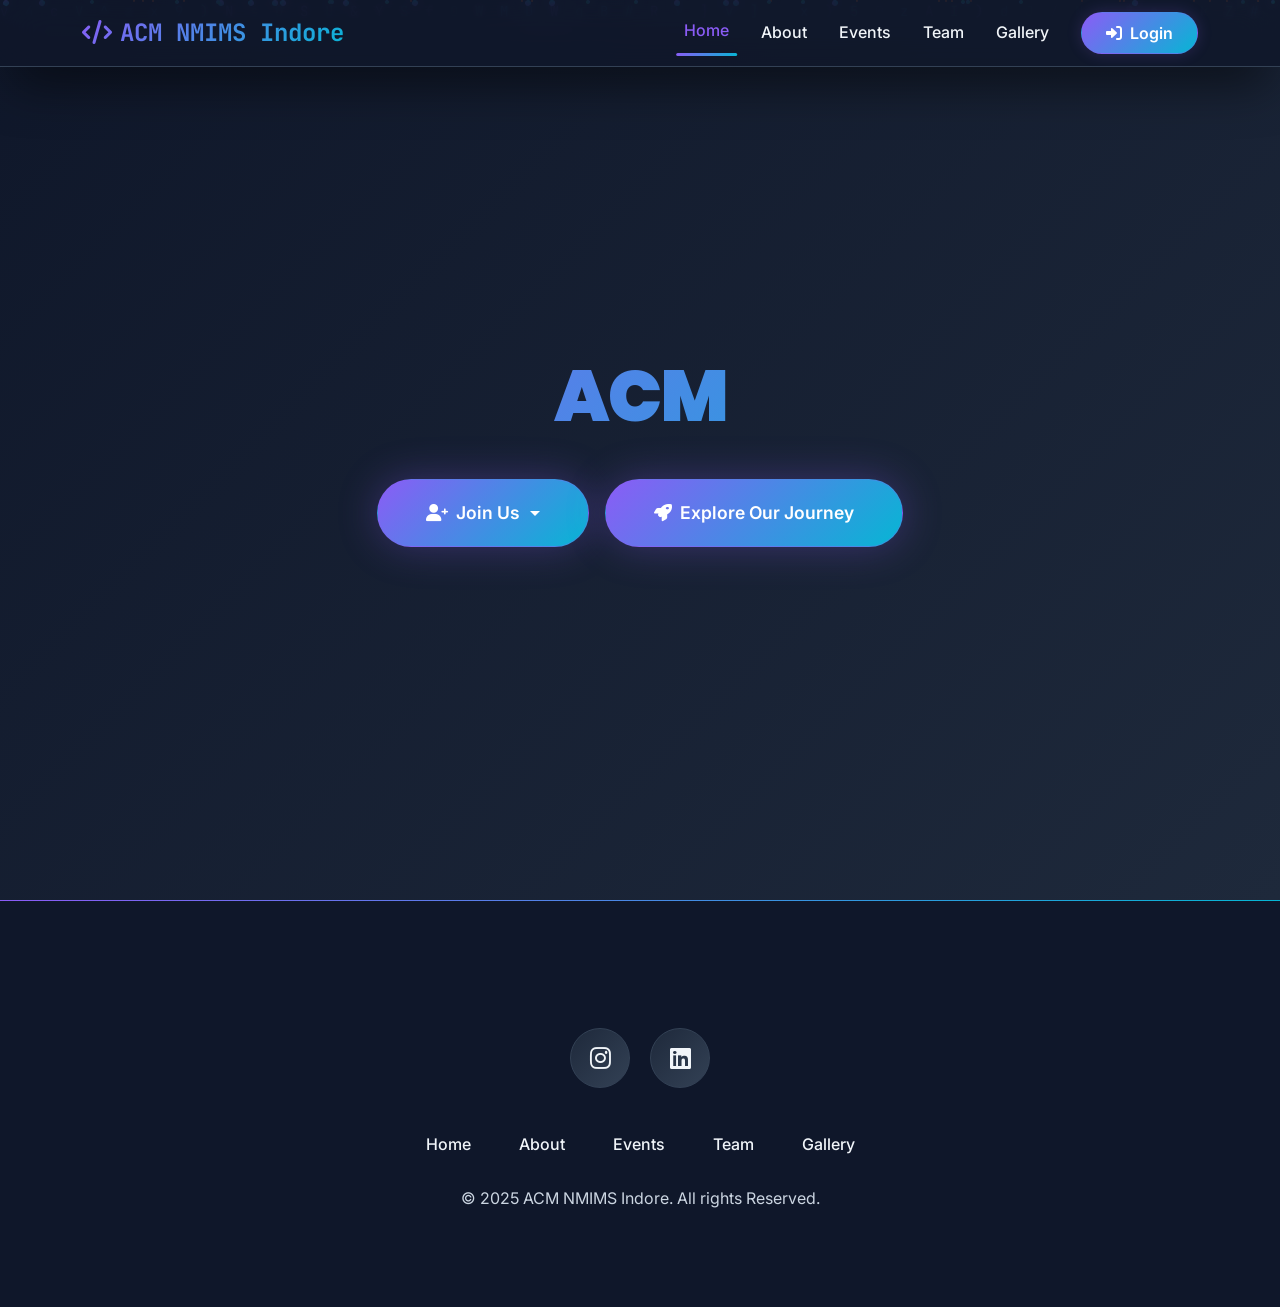
<file: index.html>
<!DOCTYPE html>
<html lang="en">
<head>
    <meta charset="UTF-8">
    <meta name="viewport" content="width=device-width, initial-scale=1.0">
    <title>ACM NMIMS Indore</title>
    <meta name="description" content="ACM NMIMS Indore Student Chapter – Advancing Computing as a Science & Profession. Explore events, meet our team, and join our community.">

    <link href="https://cdn.jsdelivr.net/npm/bootstrap@5.1.3/dist/css/bootstrap.min.css" rel="stylesheet">
    <link rel="stylesheet" href="https://cdnjs.cloudflare.com/ajax/libs/font-awesome/6.0.0/css/all.min.css">
    <link href="https://fonts.googleapis.com/css2?family=Poppins:wght@300;400;500;600;700;800;900&family=Inter:wght@300;400;500;600;700&family=JetBrains+Mono:wght@400;500;600&display=swap" rel="stylesheet">
    <link rel="stylesheet" href="assets/css/style.css">
</head>
<body>
    <div class="animated-bg">
        <div class="bg-orb"></div>
        <div class="bg-orb"></div>
        <div class="bg-orb"></div>
        <div class="bg-orb"></div>
        <div class="bg-orb"></div>
    </div>
    <div class="grid-bg"></div>

    <!-- Page Loader (only on home) -->
    <div class="page-loader" id="pageLoader">
        <div class="loader"></div>
        <div class="loader-text">Loading ACM NMIMS...</div>
        <div class="loading-progress">
            <div class="loading-bar" id="loadingBar"></div>
        </div>
    </div>

    <div class="progress-bar" id="progressBar"></div>

    <!-- Navbar -->
    <nav class="navbar navbar-expand-lg" id="mainNavbar">
        <div class="container">
            <a class="navbar-brand" href="/">
                <i class="fas fa-code me-2"></i>ACM NMIMS Indore
            </a>
            <button class="navbar-toggler" type="button" data-bs-toggle="collapse" data-bs-target="#navbarNav" aria-label="Toggle navigation">
                <span class="navbar-toggler-icon"></span>
            </button>
            <div class="collapse navbar-collapse" id="navbarNav">
                <ul class="navbar-nav ms-auto">
                    <li class="nav-item"><a class="nav-link" href="/" data-page="home">Home</a></li>
                    <li class="nav-item"><a class="nav-link" href="about/" data-page="about">About</a></li>
                    <li class="nav-item"><a class="nav-link" href="events/" data-page="events">Events</a></li>
                    <li class="nav-item"><a class="nav-link" href="team/" data-page="team">Team</a></li>
                    <li class="nav-item"><a class="nav-link" href="gallery/" data-page="gallery">Gallery</a></li>
                    <li class="nav-item d-flex align-items-center ms-lg-3">
                        <a class="btn login-btn" href="https://nmimsindore.acm.org:2096/" target="_blank" rel="noopener noreferrer">
                            <i class="fas fa-sign-in-alt me-2"></i>Login
                        </a>
                    </li>
                </ul>
            </div>
        </div>
    </nav>

    <!-- Hero Section -->
    <section class="hero" id="home">
        <div class="particles" id="particles"></div>
        <div class="code-rain" id="codeRain"></div>
        <div class="container">
            <div class="hero-content">
                <h1 id="heroTitle">ACM NMIMS Indore</h1>
                <p id="heroSubtitle">Advancing Computing as a Science &amp; Profession</p>
                <div class="d-flex flex-wrap justify-content-center align-items-center gap-3 mt-4" style="animation: fadeInUp 1s ease-out 0.6s both;">
                    <div class="dropdown">
                        <button class="cta-button dropdown-toggle" type="button" id="joinUsMenuButton" data-bs-toggle="dropdown" aria-expanded="false" style="animation: none; margin: 0; cursor: pointer; display: inline-flex; align-items: center; border: 1px solid rgba(139, 92, 246, 0.3);">
                            <i class="fas fa-user-plus me-2"></i>Join Us
                        </button>
                        <ul class="dropdown-menu dropdown-menu-dark custom-dropdown-menu animate border-0" aria-labelledby="joinUsMenuButton">
                            <li><a class="dropdown-item" href="join/"><i class="fas fa-users"></i>General Member</a></li>
                            <li><a class="dropdown-item" href="oc/"><i class="fas fa-user-cog"></i>Operational Committee</a></li>
                        </ul>
                    </div>
                    <a href="gallery/" class="cta-button" id="ctaButton" style="animation: none; margin: 0;">
                        <i class="fas fa-rocket me-2"></i>Explore Our Journey
                    </a>
                </div>
            </div>
        </div>
    </section>

    <!-- Footer -->
    <footer class="content-section" id="contact">
        <div class="container">
            <div class="row">
                <div class="col-12 text-center">
                    <div class="social-links">
                        <a href="https://www.instagram.com/acm_nmimsindore/" class="instagram" target="_blank" rel="noopener noreferrer" aria-label="Instagram">
                            <i class="fab fa-instagram"></i>
                        </a>
                        <a href="https://www.linkedin.com/company/svkm-s-nmims-indore-acm-student-chapter" class="linkedin" target="_blank" rel="noopener noreferrer" aria-label="LinkedIn">
                            <i class="fab fa-linkedin"></i>
                        </a>
                    </div>
                    <ul class="navbar-nav d-flex flex-row justify-content-center mt-3">
                        <li class="nav-item mx-2"><a class="nav-link" href="/">Home</a></li>
                        <li class="nav-item mx-2"><a class="nav-link" href="about/">About</a></li>
                        <li class="nav-item mx-2"><a class="nav-link" href="events/">Events</a></li>
                        <li class="nav-item mx-2"><a class="nav-link" href="team/">Team</a></li>
                        <li class="nav-item mx-2"><a class="nav-link" href="gallery/">Gallery</a></li>
                    </ul>
                    <p style="margin-top: 1rem; margin-bottom: 0; color: var(--text-secondary);">&copy; 2025 ACM NMIMS Indore. All rights Reserved.</p>
                </div>
            </div>
        </div>
    </footer>

    <script src="https://cdn.jsdelivr.net/npm/bootstrap@5.1.3/dist/js/bootstrap.bundle.min.js"></script>
    <script src="assets/js/script.js"></script>
</body>
</html>
</file>
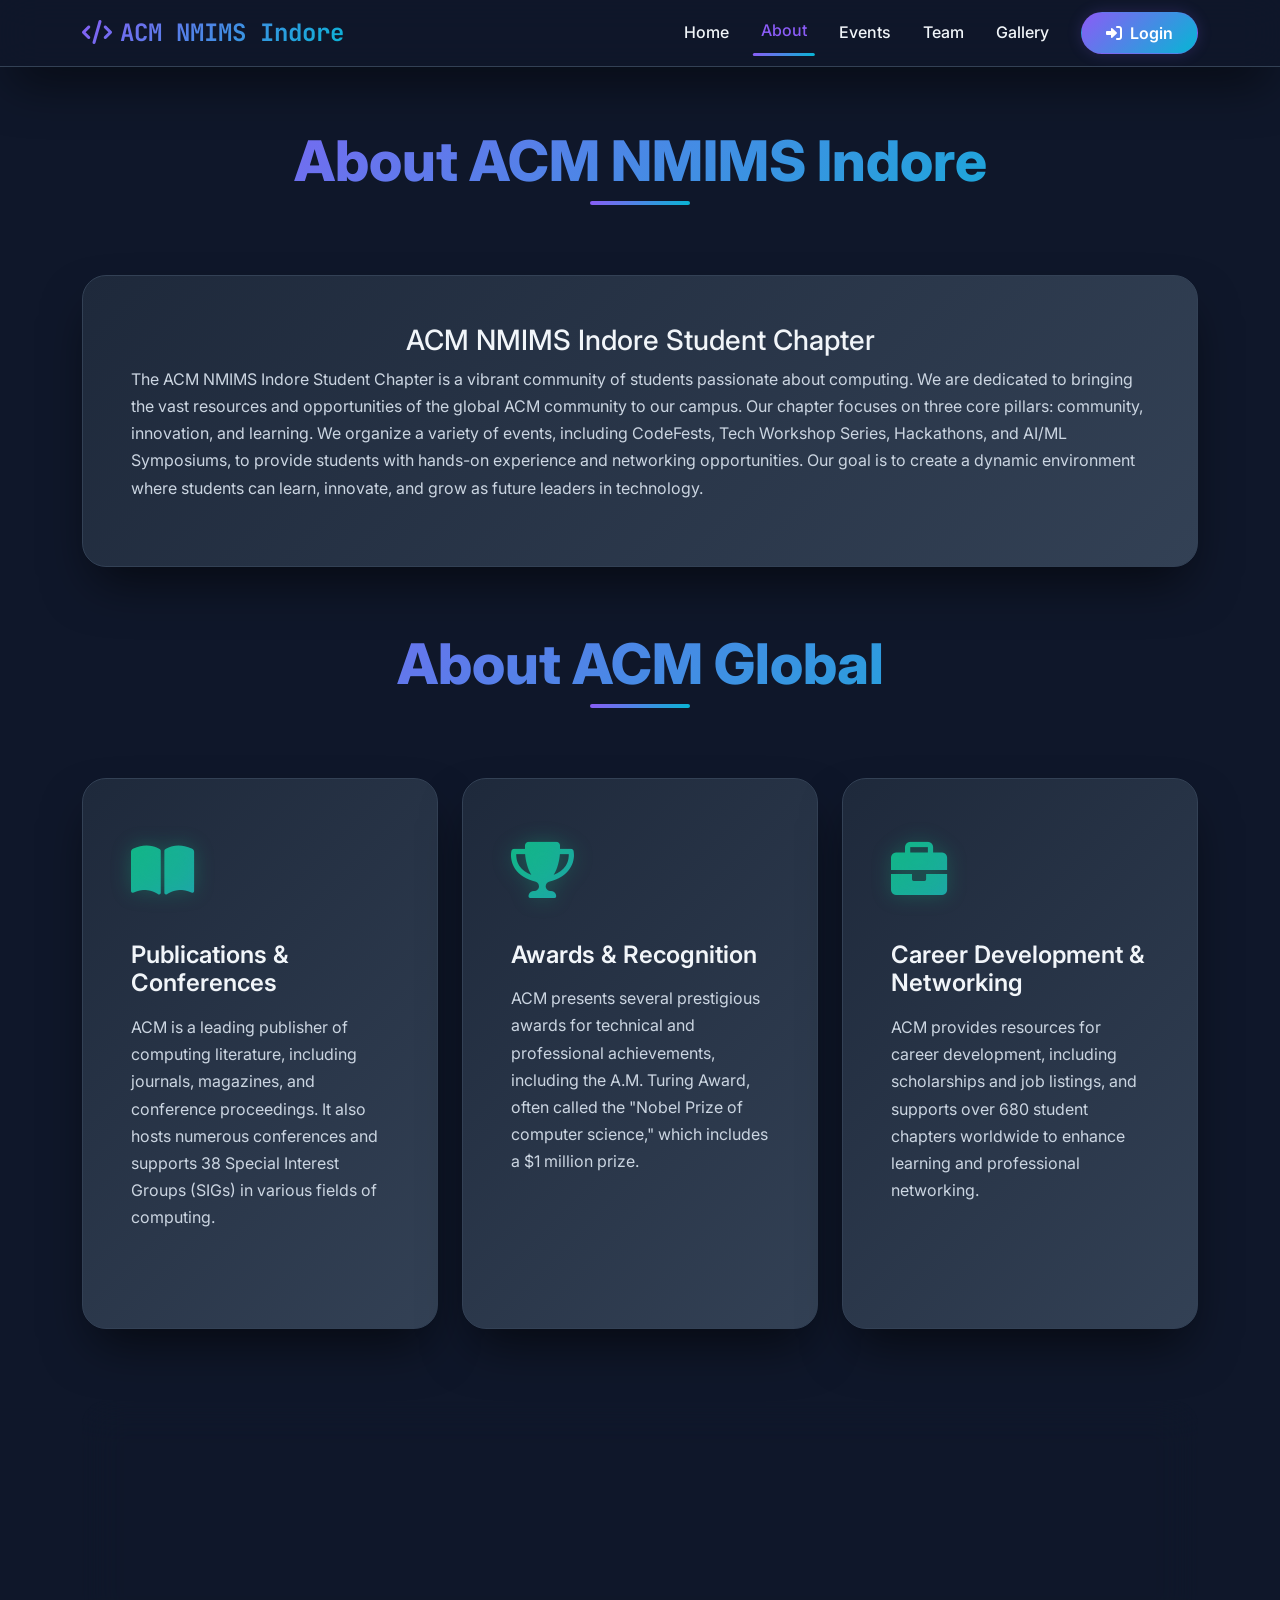
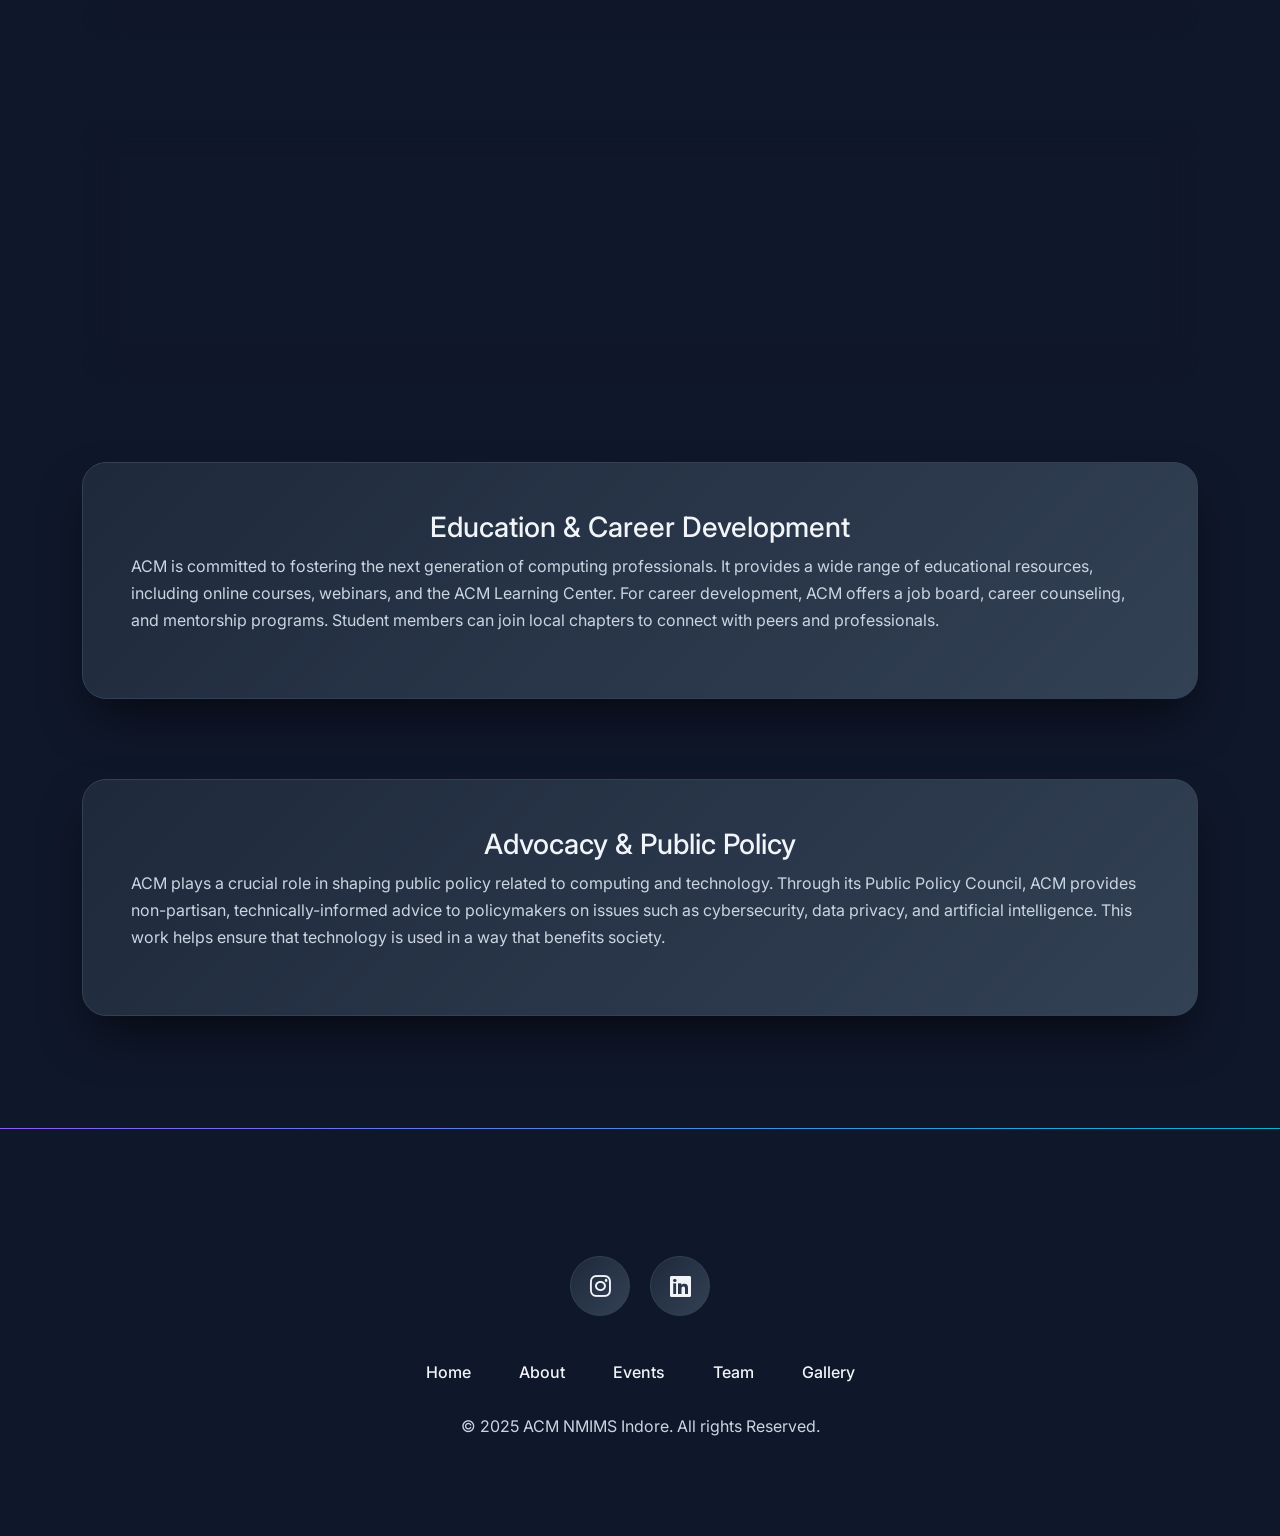
<file: about/index.html>
<!DOCTYPE html>
<html lang="en">
<head>
    <meta charset="UTF-8">
    <meta name="viewport" content="width=device-width, initial-scale=1.0">
    <title>About – ACM NMIMS Indore</title>
    <meta name="description" content="Learn about ACM NMIMS Indore Student Chapter and the global ACM organisation – publications, awards, career development, and more.">

    <link href="https://cdn.jsdelivr.net/npm/bootstrap@5.1.3/dist/css/bootstrap.min.css" rel="stylesheet">
    <link rel="stylesheet" href="https://cdnjs.cloudflare.com/ajax/libs/font-awesome/6.0.0/css/all.min.css">
    <link href="https://fonts.googleapis.com/css2?family=Poppins:wght@300;400;500;600;700;800;900&family=Inter:wght@300;400;500;600;700&family=JetBrains+Mono:wght@400;500;600&display=swap" rel="stylesheet">
    <link rel="stylesheet" href="../assets/css/style.css">
</head>
<body>
    <div class="animated-bg">
        <div class="bg-orb"></div>
        <div class="bg-orb"></div>
        <div class="bg-orb"></div>
        <div class="bg-orb"></div>
        <div class="bg-orb"></div>
    </div>
    <div class="grid-bg"></div>

    <div class="progress-bar" id="progressBar"></div>

    <!-- Navbar -->
    <nav class="navbar navbar-expand-lg" id="mainNavbar">
        <div class="container">
            <a class="navbar-brand" href="../">
                <i class="fas fa-code me-2"></i>ACM NMIMS Indore
            </a>
            <button class="navbar-toggler" type="button" data-bs-toggle="collapse" data-bs-target="#navbarNav" aria-label="Toggle navigation">
                <span class="navbar-toggler-icon"></span>
            </button>
            <div class="collapse navbar-collapse" id="navbarNav">
                <ul class="navbar-nav ms-auto">
                    <li class="nav-item"><a class="nav-link" href="../" data-page="home">Home</a></li>
                    <li class="nav-item"><a class="nav-link" href="../about/" data-page="about">About</a></li>
                    <li class="nav-item"><a class="nav-link" href="../events/" data-page="events">Events</a></li>
                    <li class="nav-item"><a class="nav-link" href="../team/" data-page="team">Team</a></li>
                    <li class="nav-item"><a class="nav-link" href="../gallery/" data-page="gallery">Gallery</a></li>
                    <li class="nav-item d-flex align-items-center ms-lg-3">
                        <a class="btn login-btn" href="https://nmimsindore.acm.org:2096/" target="_blank" rel="noopener noreferrer">
                            <i class="fas fa-sign-in-alt me-2"></i>Login
                        </a>
                    </li>
                </ul>
            </div>
        </div>
    </nav>

    <!-- About Section -->
    <section class="content-section" id="about" style="padding-top: 8rem;">
        <div class="container">
            <h1 class="section-title">About ACM NMIMS Indore</h1>

            <div class="row mt-5">
                <div class="col-lg-12">
                    <div class="feature-card">
                        <h3 class="text-center">ACM NMIMS Indore Student Chapter</h3>
                        <p>The ACM NMIMS Indore Student Chapter is a vibrant community of students passionate about computing. We are dedicated to bringing the vast resources and opportunities of the global ACM community to our campus. Our chapter focuses on three core pillars: community, innovation, and learning. We organize a variety of events, including CodeFests, Tech Workshop Series, Hackathons, and AI/ML Symposiums, to provide students with hands-on experience and networking opportunities. Our goal is to create a dynamic environment where students can learn, innovate, and grow as future leaders in technology.</p>
                    </div>
                </div>
            </div>

            <h2 class="section-title mt-5">About ACM Global</h2>

            <div class="row">
                <div class="col-lg-4 mb-4">
                    <div class="feature-card h-100">
                        <div class="feature-icon">
                            <i class="fas fa-book-open"></i>
                        </div>
                        <h4>Publications &amp; Conferences</h4>
                        <p>ACM is a leading publisher of computing literature, including journals, magazines, and conference proceedings. It also hosts numerous conferences and supports 38 Special Interest Groups (SIGs) in various fields of computing.</p>
                    </div>
                </div>
                <div class="col-lg-4 mb-4">
                    <div class="feature-card h-100">
                        <div class="feature-icon">
                            <i class="fas fa-trophy"></i>
                        </div>
                        <h4>Awards &amp; Recognition</h4>
                        <p>ACM presents several prestigious awards for technical and professional achievements, including the A.M. Turing Award, often called the "Nobel Prize of computer science," which includes a $1 million prize.</p>
                    </div>
                </div>
                <div class="col-lg-4 mb-4">
                    <div class="feature-card h-100">
                        <div class="feature-icon">
                            <i class="fas fa-briefcase"></i>
                        </div>
                        <h4>Career Development &amp; Networking</h4>
                        <p>ACM provides resources for career development, including scholarships and job listings, and supports over 680 student chapters worldwide to enhance learning and professional networking.</p>
                    </div>
                </div>
            </div>

            <div class="row mt-5">
                <div class="col-lg-12">
                    <div class="feature-card">
                        <h3 class="text-center">What is ACM?</h3>
                        <p>The Association for Computing Machinery (ACM) is the world's largest educational and scientific computing society, uniting educators, researchers, and professionals to inspire dialogue, share resources, and address the field's challenges. As a global leader, ACM is dedicated to advancing computing as a science and a profession.</p>
                    </div>
                </div>
            </div>

            <div class="row mt-5">
                <div class="col-lg-12">
                    <div class="feature-card">
                        <h3 class="text-center">Membership Benefits</h3>
                        <p>ACM membership offers a wealth of benefits, including access to the ACM Digital Library, which contains a vast collection of articles and publications. Members also get opportunities for networking, professional development, and participation in Special Interest Groups (SIGs). ACM's commitment to diversity and inclusion is reflected in its support for initiatives like ACM-W (Council on Women in Computing).</p>
                    </div>
                </div>
            </div>

            <div class="row mt-5">
                <div class="col-lg-12">
                    <div class="feature-card">
                        <h3 class="text-center">Education &amp; Career Development</h3>
                        <p>ACM is committed to fostering the next generation of computing professionals. It provides a wide range of educational resources, including online courses, webinars, and the ACM Learning Center. For career development, ACM offers a job board, career counseling, and mentorship programs. Student members can join local chapters to connect with peers and professionals.</p>
                    </div>
                </div>
            </div>

            <div class="row mt-5">
                <div class="col-lg-12">
                    <div class="feature-card">
                        <h3 class="text-center">Advocacy &amp; Public Policy</h3>
                        <p>ACM plays a crucial role in shaping public policy related to computing and technology. Through its Public Policy Council, ACM provides non-partisan, technically-informed advice to policymakers on issues such as cybersecurity, data privacy, and artificial intelligence. This work helps ensure that technology is used in a way that benefits society.</p>
                    </div>
                </div>
            </div>

        </div>
    </section>

    <!-- Footer -->
    <footer class="content-section" id="contact">
        <div class="container">
            <div class="row">
                <div class="col-12 text-center">
                    <div class="social-links">
                        <a href="https://www.instagram.com/acm_nmimsindore/" class="instagram" target="_blank" rel="noopener noreferrer" aria-label="Instagram">
                            <i class="fab fa-instagram"></i>
                        </a>
                        <a href="https://www.linkedin.com/company/svkm-s-nmims-indore-acm-student-chapter" class="linkedin" target="_blank" rel="noopener noreferrer" aria-label="LinkedIn">
                            <i class="fab fa-linkedin"></i>
                        </a>
                    </div>
                    <ul class="navbar-nav d-flex flex-row justify-content-center mt-3">
                        <li class="nav-item mx-2"><a class="nav-link" href="../">Home</a></li>
                        <li class="nav-item mx-2"><a class="nav-link" href="../about/">About</a></li>
                        <li class="nav-item mx-2"><a class="nav-link" href="../events/">Events</a></li>
                        <li class="nav-item mx-2"><a class="nav-link" href="../team/">Team</a></li>
                        <li class="nav-item mx-2"><a class="nav-link" href="../gallery/">Gallery</a></li>
                    </ul>
                    <p style="margin-top: 1rem; margin-bottom: 0; color: var(--text-secondary);">&copy; 2025 ACM NMIMS Indore. All rights Reserved.</p>
                </div>
            </div>
        </div>
    </footer>

    <script src="https://cdn.jsdelivr.net/npm/bootstrap@5.1.3/dist/js/bootstrap.bundle.min.js"></script>
    <script src="../assets/js/script.js"></script>
</body>
</html>
</file>
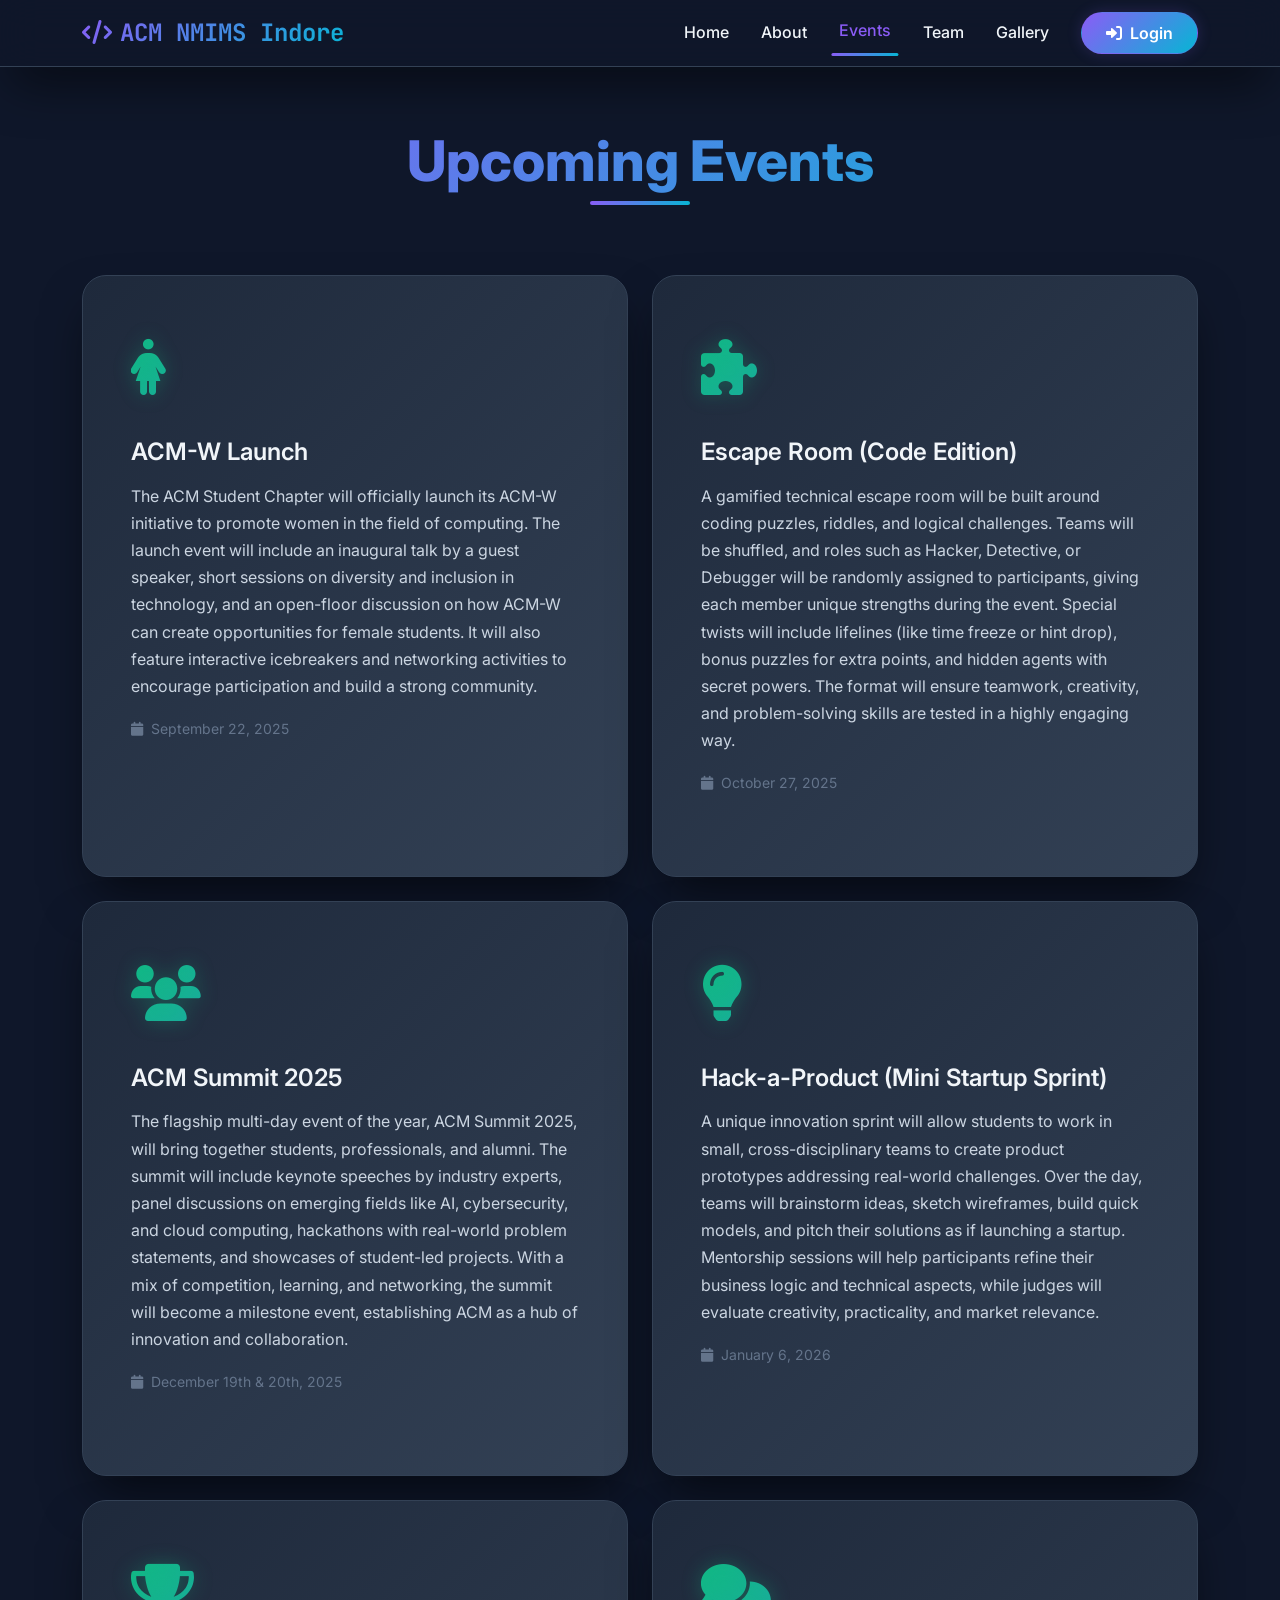
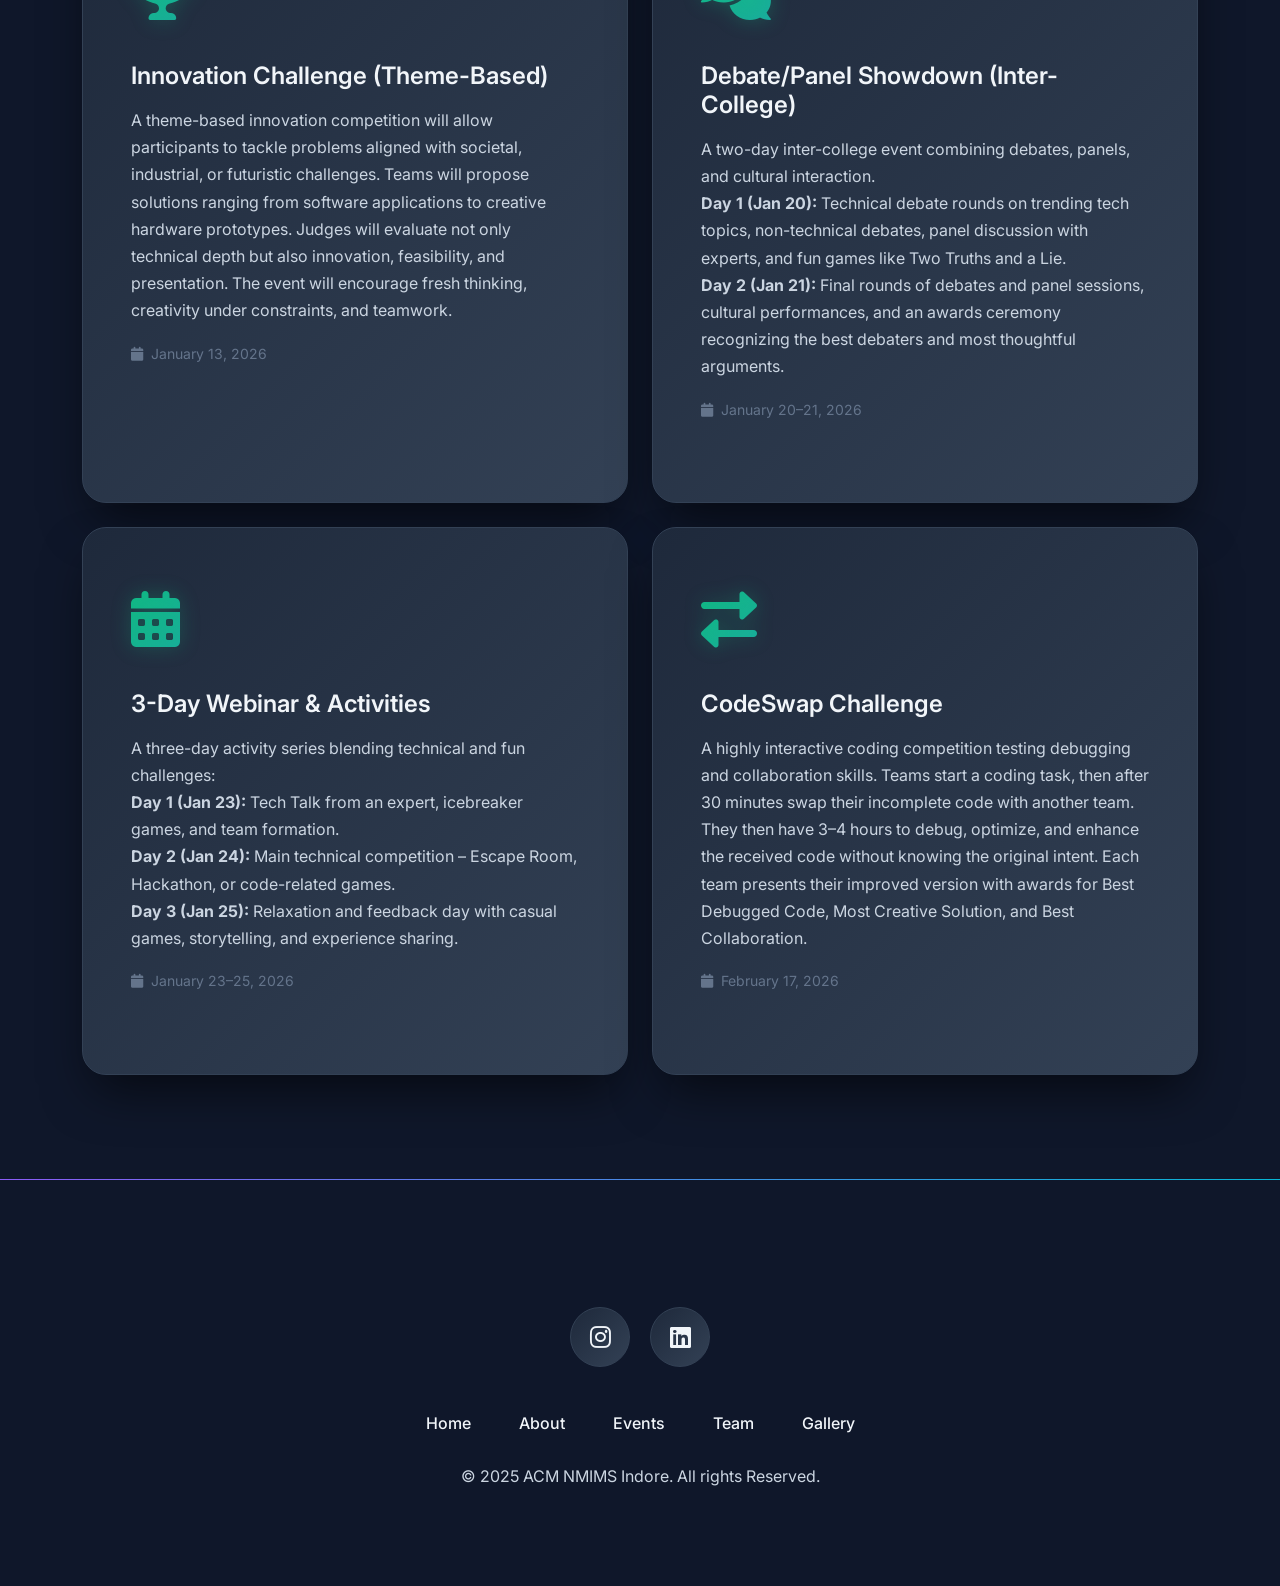
<file: events/index.html>
<!DOCTYPE html>
<html lang="en">
<head>
    <meta charset="UTF-8">
    <meta name="viewport" content="width=device-width, initial-scale=1.0">
    <title>Events – ACM NMIMS Indore</title>
    <meta name="description" content="Explore upcoming events by ACM NMIMS Indore – hackathons, webinars, debate showdowns, CodeSwap and more.">

    <link href="https://cdn.jsdelivr.net/npm/bootstrap@5.1.3/dist/css/bootstrap.min.css" rel="stylesheet">
    <link rel="stylesheet" href="https://cdnjs.cloudflare.com/ajax/libs/font-awesome/6.0.0/css/all.min.css">
    <link href="https://fonts.googleapis.com/css2?family=Poppins:wght@300;400;500;600;700;800;900&family=Inter:wght@300;400;500;600;700&family=JetBrains+Mono:wght@400;500;600&display=swap" rel="stylesheet">
    <link rel="stylesheet" href="../assets/css/style.css">
</head>
<body>
    <div class="animated-bg">
        <div class="bg-orb"></div>
        <div class="bg-orb"></div>
        <div class="bg-orb"></div>
        <div class="bg-orb"></div>
        <div class="bg-orb"></div>
    </div>
    <div class="grid-bg"></div>

    <div class="progress-bar" id="progressBar"></div>

    <!-- Navbar -->
    <nav class="navbar navbar-expand-lg" id="mainNavbar">
        <div class="container">
            <a class="navbar-brand" href="../">
                <i class="fas fa-code me-2"></i>ACM NMIMS Indore
            </a>
            <button class="navbar-toggler" type="button" data-bs-toggle="collapse" data-bs-target="#navbarNav" aria-label="Toggle navigation">
                <span class="navbar-toggler-icon"></span>
            </button>
            <div class="collapse navbar-collapse" id="navbarNav">
                <ul class="navbar-nav ms-auto">
                    <li class="nav-item"><a class="nav-link" href="../" data-page="home">Home</a></li>
                    <li class="nav-item"><a class="nav-link" href="../about/" data-page="about">About</a></li>
                    <li class="nav-item"><a class="nav-link" href="../events/" data-page="events">Events</a></li>
                    <li class="nav-item"><a class="nav-link" href="../team/" data-page="team">Team</a></li>
                    <li class="nav-item"><a class="nav-link" href="../gallery/" data-page="gallery">Gallery</a></li>
                    <li class="nav-item d-flex align-items-center ms-lg-3">
                        <a class="btn login-btn" href="https://nmimsindore.acm.org:2096/" target="_blank" rel="noopener noreferrer">
                            <i class="fas fa-sign-in-alt me-2"></i>Login
                        </a>
                    </li>
                </ul>
            </div>
        </div>
    </nav>

    <!-- Events Section -->
    <section class="content-section events-section" id="events" style="padding-top: 8rem;">
        <div class="container">
            <h1 class="section-title">Upcoming Events</h1>
            <div class="row justify-content-center">

                <!-- Event 1 -->
                <div class="col-lg-6 mb-4">
                    <div class="feature-card h-100">
                        <div class="feature-icon">
                            <i class="fas fa-female"></i>
                        </div>
                        <h4>ACM-W Launch</h4>
                        <p>The ACM Student Chapter will officially launch its ACM-W initiative to promote women in the field of computing. The launch event will include an inaugural talk by a guest speaker, short sessions on diversity and inclusion in technology, and an open-floor discussion on how ACM-W can create opportunities for female students. It will also feature interactive icebreakers and networking activities to encourage participation and build a strong community.</p>
                        <small style="color: var(--text-muted);"><i class="fas fa-calendar me-2"></i>September 22, 2025</small>
                    </div>
                </div>

                <!-- Event 2 -->
                <div class="col-lg-6 mb-4">
                    <div class="feature-card h-100">
                        <div class="feature-icon">
                            <i class="fas fa-puzzle-piece"></i>
                        </div>
                        <h4>Escape Room (Code Edition)</h4>
                        <p>A gamified technical escape room will be built around coding puzzles, riddles, and logical challenges. Teams will be shuffled, and roles such as Hacker, Detective, or Debugger will be randomly assigned to participants, giving each member unique strengths during the event. Special twists will include lifelines (like time freeze or hint drop), bonus puzzles for extra points, and hidden agents with secret powers. The format will ensure teamwork, creativity, and problem-solving skills are tested in a highly engaging way.</p>
                        <small style="color: var(--text-muted);"><i class="fas fa-calendar me-2"></i>October 27, 2025</small>
                    </div>
                </div>

                <!-- Event 3 -->
                <div class="col-lg-6 mb-4">
                    <div class="feature-card h-100">
                        <div class="feature-icon">
                            <i class="fas fa-users"></i>
                        </div>
                        <h4>ACM Summit 2025</h4>
                        <p>The flagship multi-day event of the year, ACM Summit 2025, will bring together students, professionals, and alumni. The summit will include keynote speeches by industry experts, panel discussions on emerging fields like AI, cybersecurity, and cloud computing, hackathons with real-world problem statements, and showcases of student-led projects. With a mix of competition, learning, and networking, the summit will become a milestone event, establishing ACM as a hub of innovation and collaboration.</p>
                        <small style="color: var(--text-muted);"><i class="fas fa-calendar me-2"></i>December 19th &amp; 20th, 2025</small>
                    </div>
                </div>

                <!-- Event 4 -->
                <div class="col-lg-6 mb-4">
                    <div class="feature-card h-100">
                        <div class="feature-icon">
                            <i class="fas fa-lightbulb"></i>
                        </div>
                        <h4>Hack-a-Product (Mini Startup Sprint)</h4>
                        <p>A unique innovation sprint will allow students to work in small, cross-disciplinary teams to create product prototypes addressing real-world challenges. Over the day, teams will brainstorm ideas, sketch wireframes, build quick models, and pitch their solutions as if launching a startup. Mentorship sessions will help participants refine their business logic and technical aspects, while judges will evaluate creativity, practicality, and market relevance.</p>
                        <small style="color: var(--text-muted);"><i class="fas fa-calendar me-2"></i>January 6, 2026</small>
                    </div>
                </div>

                <!-- Event 5 -->
                <div class="col-lg-6 mb-4">
                    <div class="feature-card h-100">
                        <div class="feature-icon">
                            <i class="fas fa-trophy"></i>
                        </div>
                        <h4>Innovation Challenge (Theme-Based)</h4>
                        <p>A theme-based innovation competition will allow participants to tackle problems aligned with societal, industrial, or futuristic challenges. Teams will propose solutions ranging from software applications to creative hardware prototypes. Judges will evaluate not only technical depth but also innovation, feasibility, and presentation. The event will encourage fresh thinking, creativity under constraints, and teamwork.</p>
                        <small style="color: var(--text-muted);"><i class="fas fa-calendar me-2"></i>January 13, 2026</small>
                    </div>
                </div>

                <!-- Event 6 -->
                <div class="col-lg-6 mb-4">
                    <div class="feature-card h-100">
                        <div class="feature-icon">
                            <i class="fas fa-comments"></i>
                        </div>
                        <h4>Debate/Panel Showdown (Inter-College)</h4>
                        <p>A two-day inter-college event combining debates, panels, and cultural interaction.<br>
                        <strong>Day 1 (Jan 20):</strong> Technical debate rounds on trending tech topics, non-technical debates, panel discussion with experts, and fun games like Two Truths and a Lie.<br>
                        <strong>Day 2 (Jan 21):</strong> Final rounds of debates and panel sessions, cultural performances, and an awards ceremony recognizing the best debaters and most thoughtful arguments.</p>
                        <small style="color: var(--text-muted);"><i class="fas fa-calendar me-2"></i>January 20–21, 2026</small>
                    </div>
                </div>

                <!-- Event 7 -->
                <div class="col-lg-6 mb-4">
                    <div class="feature-card h-100">
                        <div class="feature-icon">
                            <i class="fas fa-calendar-alt"></i>
                        </div>
                        <h4>3-Day Webinar &amp; Activities</h4>
                        <p>A three-day activity series blending technical and fun challenges:<br>
                        <strong>Day 1 (Jan 23):</strong> Tech Talk from an expert, icebreaker games, and team formation.<br>
                        <strong>Day 2 (Jan 24):</strong> Main technical competition – Escape Room, Hackathon, or code-related games.<br>
                        <strong>Day 3 (Jan 25):</strong> Relaxation and feedback day with casual games, storytelling, and experience sharing.</p>
                        <small style="color: var(--text-muted);"><i class="fas fa-calendar me-2"></i>January 23–25, 2026</small>
                    </div>
                </div>

                <!-- Event 8 -->
                <div class="col-lg-6 mb-4">
                    <div class="feature-card h-100">
                        <div class="feature-icon">
                            <i class="fas fa-exchange-alt"></i>
                        </div>
                        <h4>CodeSwap Challenge</h4>
                        <p>A highly interactive coding competition testing debugging and collaboration skills. Teams start a coding task, then after 30 minutes swap their incomplete code with another team. They then have 3–4 hours to debug, optimize, and enhance the received code without knowing the original intent. Each team presents their improved version with awards for Best Debugged Code, Most Creative Solution, and Best Collaboration.</p>
                        <small style="color: var(--text-muted);"><i class="fas fa-calendar me-2"></i>February 17, 2026</small>
                    </div>
                </div>

            </div>
        </div>
    </section>

    <!-- Footer -->
    <footer class="content-section" id="contact">
        <div class="container">
            <div class="row">
                <div class="col-12 text-center">
                    <div class="social-links">
                        <a href="https://www.instagram.com/acm_nmimsindore/" class="instagram" target="_blank" rel="noopener noreferrer" aria-label="Instagram">
                            <i class="fab fa-instagram"></i>
                        </a>
                        <a href="https://www.linkedin.com/company/svkm-s-nmims-indore-acm-student-chapter" class="linkedin" target="_blank" rel="noopener noreferrer" aria-label="LinkedIn">
                            <i class="fab fa-linkedin"></i>
                        </a>
                    </div>
                    <ul class="navbar-nav d-flex flex-row justify-content-center mt-3">
                        <li class="nav-item mx-2"><a class="nav-link" href="../">Home</a></li>
                        <li class="nav-item mx-2"><a class="nav-link" href="../about/">About</a></li>
                        <li class="nav-item mx-2"><a class="nav-link" href="../events/">Events</a></li>
                        <li class="nav-item mx-2"><a class="nav-link" href="../team/">Team</a></li>
                        <li class="nav-item mx-2"><a class="nav-link" href="../gallery/">Gallery</a></li>
                    </ul>
                    <p style="margin-top: 1rem; margin-bottom: 0; color: var(--text-secondary);">&copy; 2025 ACM NMIMS Indore. All rights Reserved.</p>
                </div>
            </div>
        </div>
    </footer>

    <script src="https://cdn.jsdelivr.net/npm/bootstrap@5.1.3/dist/js/bootstrap.bundle.min.js"></script>
    <script src="../assets/js/script.js"></script>
</body>
</html>
</file>
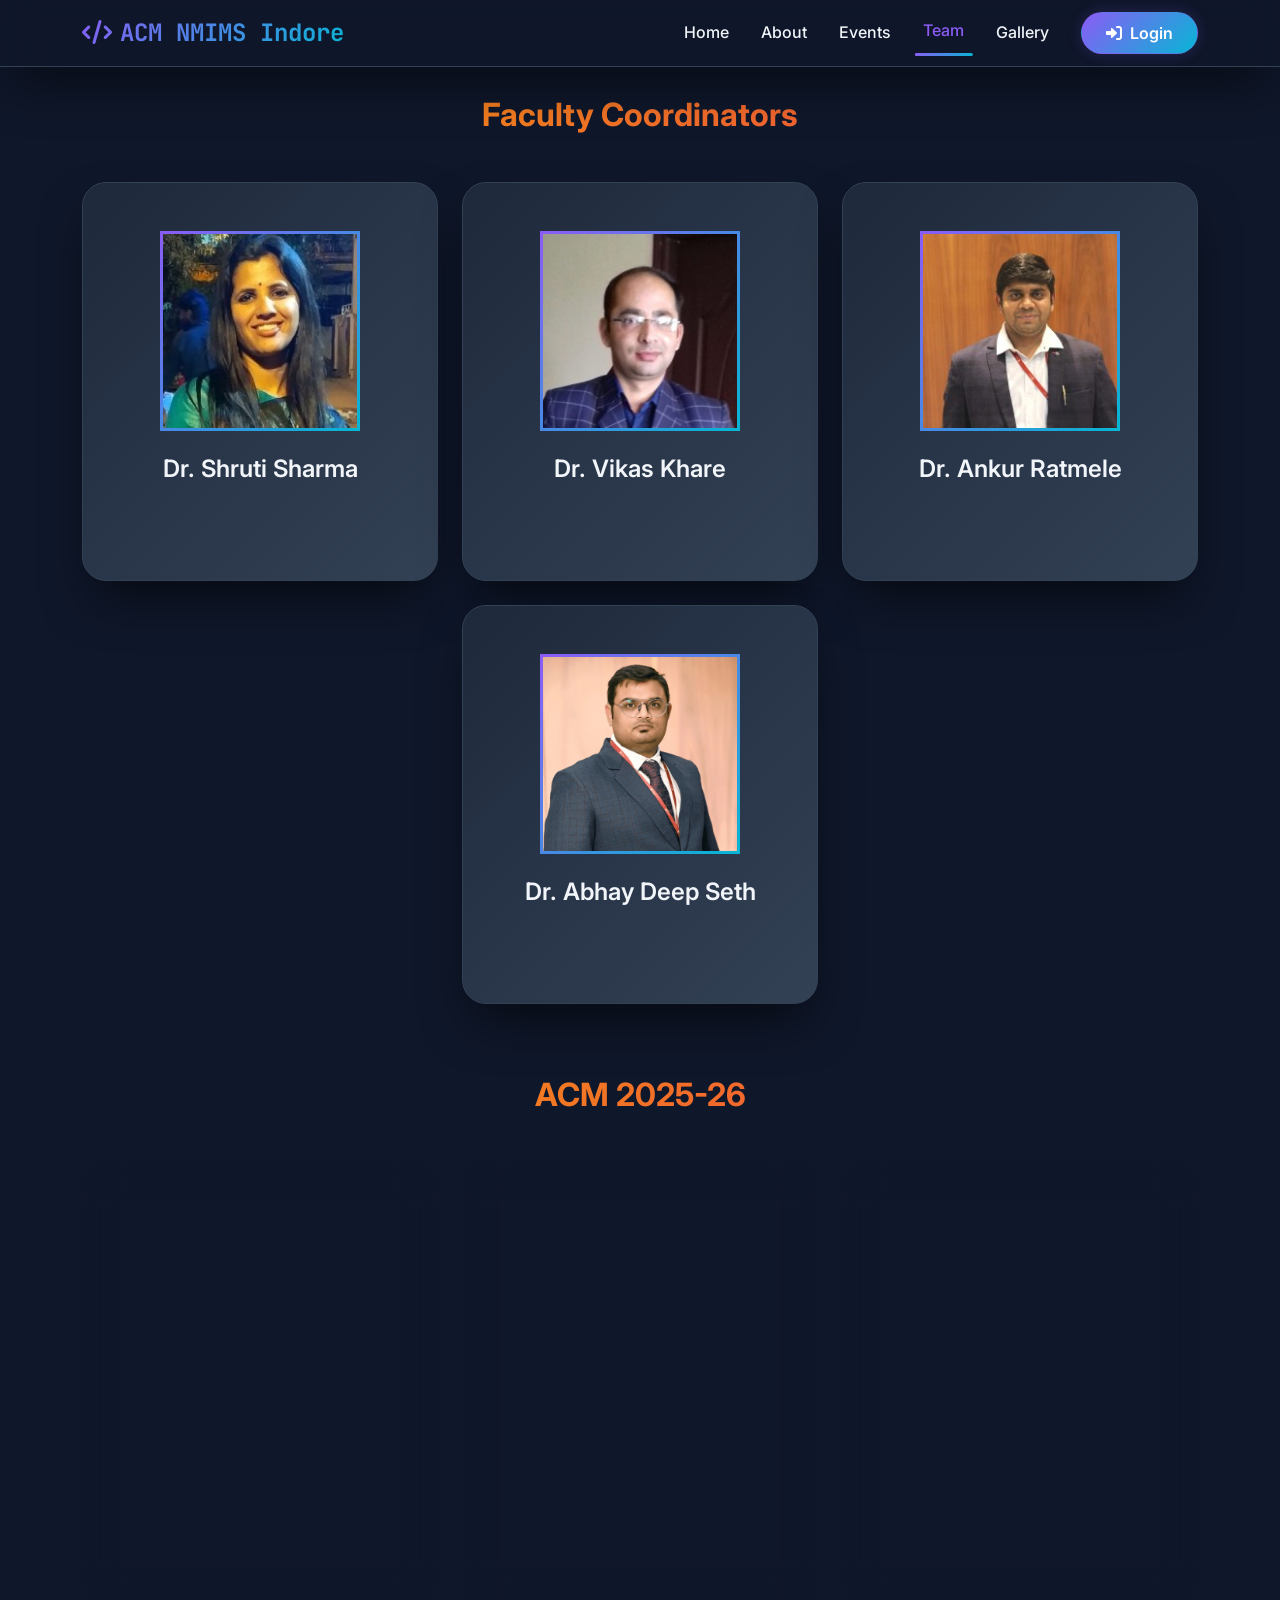
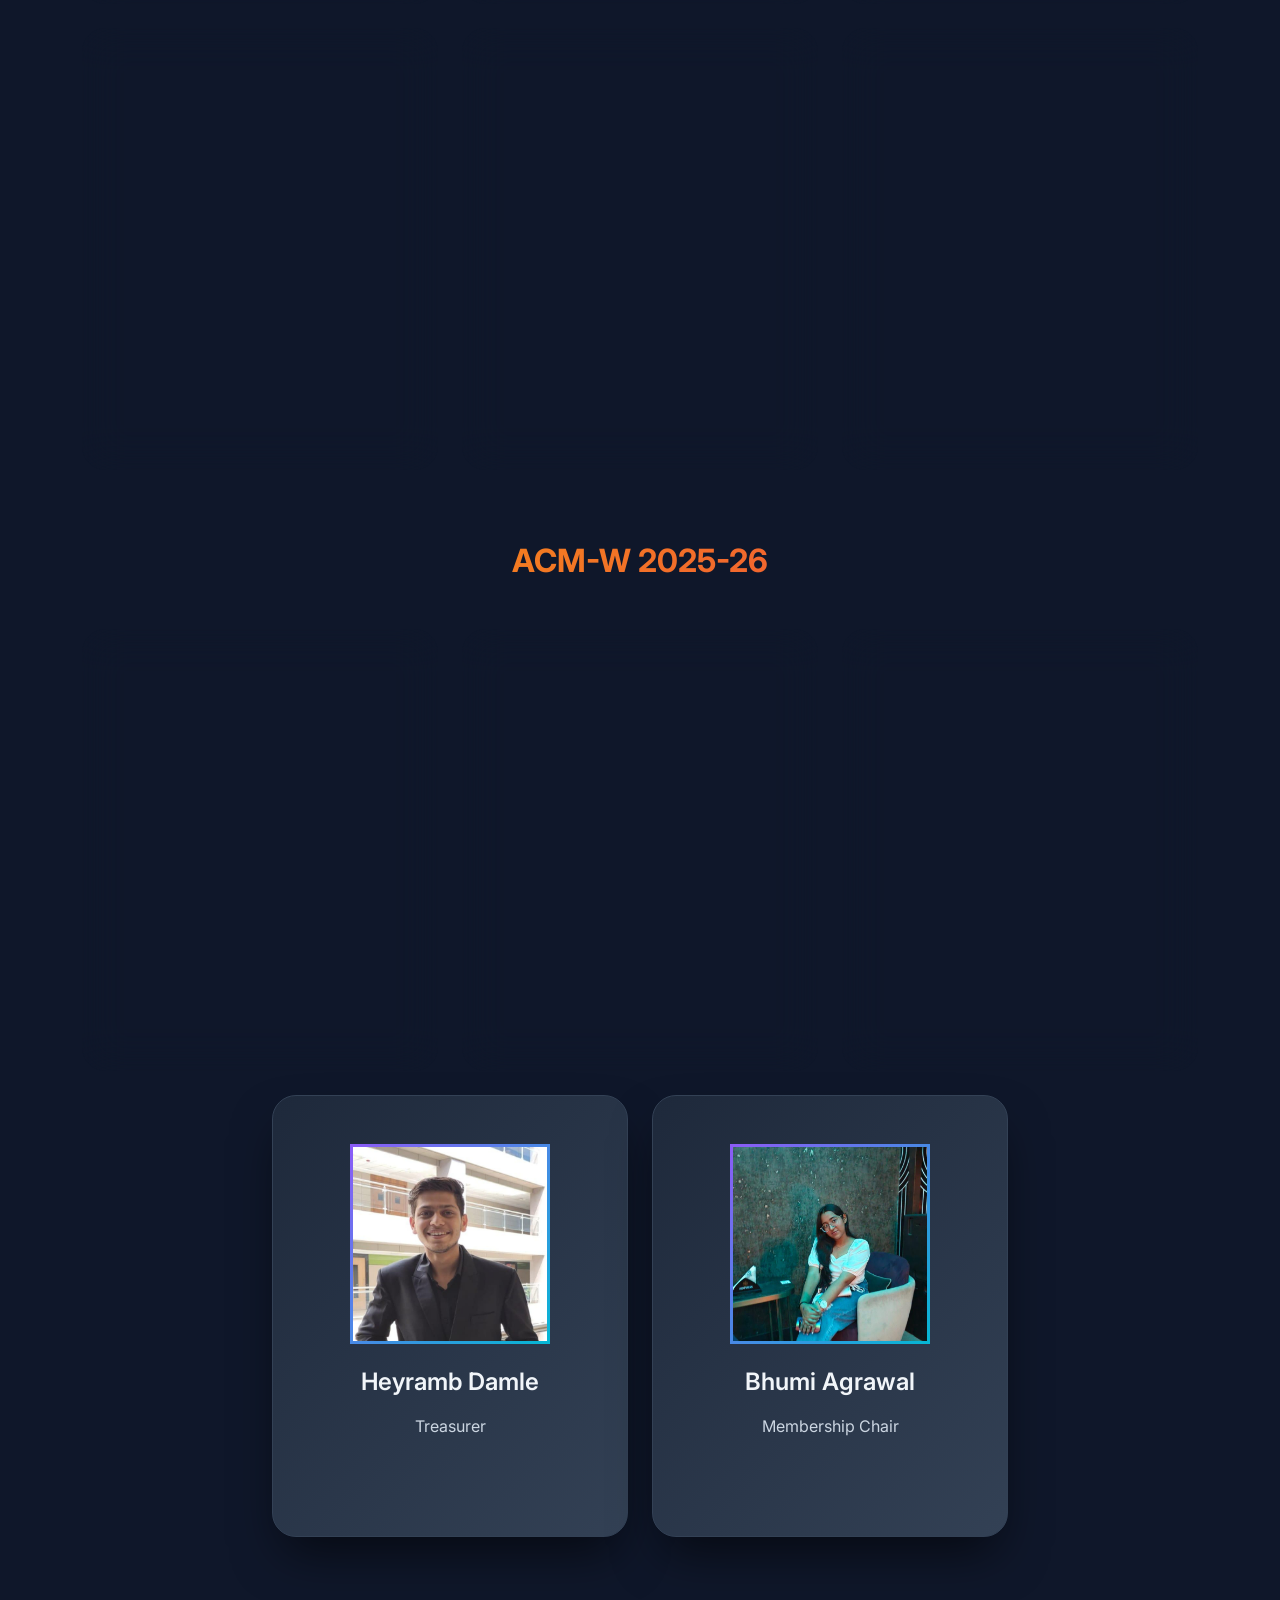
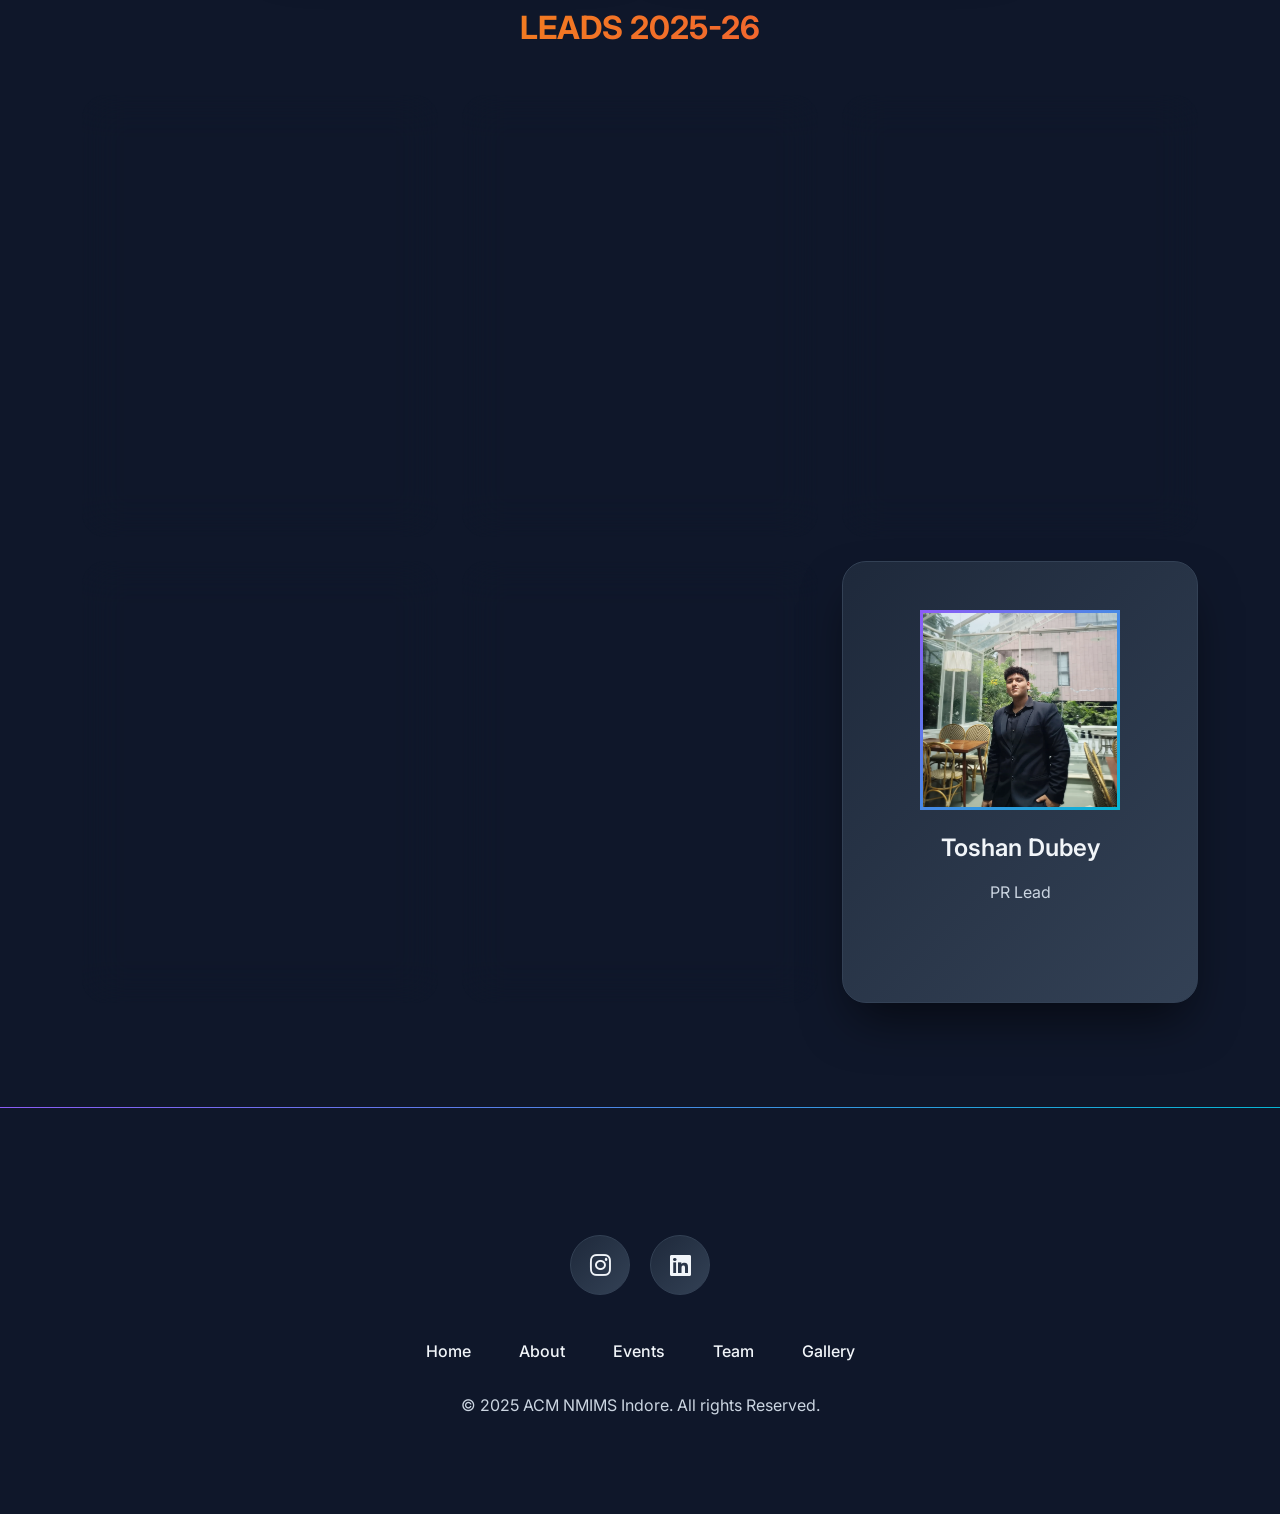
<file: team/index.html>
<!DOCTYPE html>
<html lang="en">

<head>
    <meta charset="UTF-8">
    <meta name="viewport" content="width=device-width, initial-scale=1.0">
    <title>Team – ACM NMIMS Indore</title>
    <meta name="description"
        content="Meet the team behind ACM NMIMS Indore – faculty coordinators, ACM, ACM-W, and LEADS members for 2025–26.">

    <link href="https://cdn.jsdelivr.net/npm/bootstrap@5.1.3/dist/css/bootstrap.min.css" rel="stylesheet">
    <link rel="stylesheet" href="https://cdnjs.cloudflare.com/ajax/libs/font-awesome/6.0.0/css/all.min.css">
    <link
        href="https://fonts.googleapis.com/css2?family=Poppins:wght@300;400;500;600;700;800;900&family=Inter:wght@300;400;500;600;700&family=JetBrains+Mono:wght@400;500;600&display=swap"
        rel="stylesheet">
    <link rel="stylesheet" href="../assets/css/style.css">
</head>

<body>
    <div class="animated-bg">
        <div class="bg-orb"></div>
        <div class="bg-orb"></div>
        <div class="bg-orb"></div>
        <div class="bg-orb"></div>
        <div class="bg-orb"></div>
    </div>
    <div class="grid-bg"></div>

    <div class="progress-bar" id="progressBar"></div>

    <!-- Navbar -->
    <nav class="navbar navbar-expand-lg" id="mainNavbar">
        <div class="container">
            <a class="navbar-brand" href="../">
                <i class="fas fa-code me-2"></i>ACM NMIMS Indore
            </a>
            <button class="navbar-toggler" type="button" data-bs-toggle="collapse" data-bs-target="#navbarNav"
                aria-label="Toggle navigation">
                <span class="navbar-toggler-icon"></span>
            </button>
            <div class="collapse navbar-collapse" id="navbarNav">
                <ul class="navbar-nav ms-auto">
                    <li class="nav-item"><a class="nav-link" href="../" data-page="home">Home</a></li>
                    <li class="nav-item"><a class="nav-link" href="../about/" data-page="about">About</a></li>
                    <li class="nav-item"><a class="nav-link" href="../events/" data-page="events">Events</a></li>
                    <li class="nav-item"><a class="nav-link" href="../team/" data-page="team">Team</a></li>
                    <li class="nav-item"><a class="nav-link" href="../gallery/" data-page="gallery">Gallery</a></li>
                    <li class="nav-item d-flex align-items-center ms-lg-3">
                        <a class="btn login-btn" href="https://nmimsindore.acm.org:2096/" target="_blank" rel="noopener noreferrer">
                            <i class="fas fa-sign-in-alt me-2"></i>Login
                        </a>
                    </li>
                </ul>
            </div>
        </div>
    </nav>

    <!-- Team Section -->
    <!-- <section class="content-section" id="team"
        style="padding-top: 8rem; min-height: 70vh; display: flex; align-items: center;">
        <div class="container">
            <h1 class="section-title">Our Team</h1>

            <div class="text-center" style="padding: 4rem 1rem;">
                <div class="feature-card d-inline-block" style="padding: 3.5rem 4rem; max-width: 640px; width: 100%;">
                    <div style="font-size: 4rem; margin-bottom: 1.5rem; line-height: 1;">
                        <i class="fas fa-users"
                            style="background: var(--gradient-primary); -webkit-background-clip: text; -webkit-text-fill-color: transparent; background-clip: text;"></i>
                    </div>
                    <h2 style="font-size: 2rem; font-weight: 700; margin-bottom: 0.75rem; color: var(--text-primary);">
                        To Be Announced</h2>
                    <p style="color: var(--text-secondary); font-size: 1.05rem; margin-bottom: 0; line-height: 1.7;">
                        Our new team for the upcoming year is being finalized.<br>
                        Stay tuned — exciting announcements are on the way!
                    </p>
                    <div style="margin-top: 2rem; display: flex; justify-content: center; gap: 0.5rem;">
                        <span
                            style="width: 8px; height: 8px; border-radius: 50%; background: var(--accent-primary); display: inline-block; animation: pulse 1.5s infinite;"></span>
                        <span
                            style="width: 8px; height: 8px; border-radius: 50%; background: var(--accent-primary); display: inline-block; animation: pulse 1.5s infinite 0.3s;"></span>
                        <span
                            style="width: 8px; height: 8px; border-radius: 50%; background: var(--accent-primary); display: inline-block; animation: pulse 1.5s infinite 0.6s;"></span>
                    </div>
                </div>
            </div>

        </div>
    </section> -->


    <!-- ==================== TEAM MEMBERS (HIDDEN — TO BE RE-ENABLED) ==================== -->

    <section class="content-section" id="team-members" style="padding-top: 2rem;">
        <div class="container">

            <h2 class="text-center team-subtitle">Faculty Coordinators</h2>
            <div class="row justify-content-center">

                <div class="col-lg-4 mb-4">
                    <div class="feature-card text-center h-100">
                        <img src="../assets/images/team/DrShrutiSharma.jpeg" alt="Dr. Shruti Sharma"
                            class="team-member-img">
                        <h4>Dr. Shruti Sharma</h4>
                    </div>
                </div>

                <div class="col-lg-4 mb-4">
                    <div class="feature-card text-center h-100">
                        <img src="../assets/images/team/DrVikasKhare.jpeg" alt="Dr. Vikas Khare"
                            class="team-member-img">
                        <h4>Dr. Vikas Khare</h4>
                    </div>
                </div>

                <div class="col-lg-4 mb-4">
                    <div class="feature-card text-center h-100">
                        <img src="../assets/images/team/DrAnkurRatmele.jpeg" alt="Dr. Ankur Ratmele"
                            class="team-member-img">
                        <h4>Dr. Ankur Ratmele</h4>
                    </div>
                </div>

                <div class="col-lg-4 mb-4">
                    <div class="feature-card text-center h-100">
                        <img src="../assets/images/team/AbhayDeepSeth.jpeg" alt="Dr. Abhay Deep Seth"
                            class="team-member-img">
                        <h4>Dr. Abhay Deep Seth</h4>
                    </div>
                </div>

            </div>

            <h2 class="text-center team-subtitle">ACM 2025-26</h2>
            <div class="row justify-content-center">

                <div class="col-lg-4 mb-4">
                    <div class="feature-card text-center h-100">
                        <img src="../assets/images/team/KarishmaParwani.jpeg" alt="Karishma Parwani"
                            class="team-member-img">
                        <h4>Karishma Parwani</h4>
                        <p>Chair</p>
                    </div>
                </div>

                <div class="col-lg-4 mb-4">
                    <div class="feature-card text-center h-100">
                        <img src="../assets/images/team/KanakJaiswal.jpeg" alt="Kanak Jaiswal" class="team-member-img">
                        <h4>Kanak Jaiswal</h4>
                        <p>Vice - Chair</p>
                    </div>
                </div>

                <div class="col-lg-4 mb-4">
                    <div class="feature-card text-center h-100">
                        <img src="../assets/images/team/Rishabh.jpg" alt="Rishabh Ahuja" class="team-member-img">
                        <h4>Rishabh Ahuja</h4>
                        <p>Secretary</p>
                    </div>
                </div>

                <div class="col-lg-4 mb-4">
                    <div class="feature-card text-center h-100">
                        <img src="../assets/images/team/HeyrambDamle.jpeg" alt="Heyramb Damle" class="team-member-img">
                        <h4>Heyramb Damle</h4>
                        <p>Treasurer</p>
                    </div>
                </div>

                <div class="col-lg-4 mb-4">
                    <div class="feature-card text-center h-100">
                        <img src="../assets/images/team/AdityaMangwani.jpeg" alt="Aditya Mangwani"
                            class="team-member-img">
                        <h4>Aditya Mangwani</h4>
                        <p>Web Master</p>
                    </div>
                </div>

                <div class="col-lg-4 mb-4">
                    <div class="feature-card text-center h-100">
                        <img src="../assets/images/team/ReetKhilwani.jpeg" alt="Reet Khilwani" class="team-member-img">
                        <h4>Reet Khilwani</h4>
                        <p>Membership Chair</p>
                    </div>
                </div>

            </div>

            <h2 class="text-center team-subtitle">ACM-W 2025-26</h2>
            <div class="row justify-content-center">

                <div class="col-lg-4 mb-4">
                    <div class="feature-card text-center h-100">
                        <img src="../assets/images/team/VanshikaNagar.jpeg" alt="Vanshika Nagar"
                            class="team-member-img">
                        <h4>Vanshika Nagar</h4>
                        <p>Chair</p>
                    </div>
                </div>

                <div class="col-lg-4 mb-4">
                    <div class="feature-card text-center h-100">
                        <img src="../assets/images/team/KanakJaiswal_h2imFMp.jpeg" alt="Kanak Jaiswal"
                            class="team-member-img">
                        <h4>Kanak Jaiswal</h4>
                        <p>Vice - Chair</p>
                    </div>
                </div>

                <div class="col-lg-4 mb-4">
                    <div class="feature-card text-center h-100">
                        <img src="../assets/images/team/VanshikaJaiswal.jpeg" alt="Vanshika Jaiswal"
                            class="team-member-img">
                        <h4>Vanshika Jaiswal</h4>
                        <p>Secretary</p>
                    </div>
                </div>

                <div class="col-lg-4 mb-4">
                    <div class="feature-card text-center h-100">
                        <img src="../assets/images/team/HeyrambDamle_xb1WBTu.jpeg" alt="Heyramb Damle"
                            class="team-member-img">
                        <h4>Heyramb Damle</h4>
                        <p>Treasurer</p>
                    </div>
                </div>

                <div class="col-lg-4 mb-4">
                    <div class="feature-card text-center h-100">
                        <img src="../assets/images/team/BhumiAgrawal.jpeg" alt="Bhumi Agrawal" class="team-member-img">
                        <h4>Bhumi Agrawal</h4>
                        <p>Membership Chair</p>
                    </div>
                </div>

            </div>

            <h2 class="text-center team-subtitle">LEADS 2025-26</h2>
            <div class="row justify-content-center">

                <div class="col-lg-4 mb-4">
                    <div class="feature-card text-center h-100">
                        <img src="../assets/images/team/PranshuSharma.jpeg" alt="Pranshu Sharma"
                            class="team-member-img">
                        <h4>Pranshu Sharma</h4>
                        <p>Events Lead</p>
                    </div>
                </div>

                <div class="col-lg-4 mb-4">
                    <div class="feature-card text-center h-100">
                        <img src="../assets/images/team/AnupamKanoongo.jpeg" alt="Anupam Kanoongo"
                            class="team-member-img">
                        <h4>Anupam Kanoongo</h4>
                        <p>Technical Lead</p>
                    </div>
                </div>

                <div class="col-lg-4 mb-4">
                    <div class="feature-card text-center h-100">
                        <img src="../assets/images/team/SuhaniNeema.jpeg" alt="Suhani Neema" class="team-member-img">
                        <h4>Suhani Neema</h4>
                        <p>Social Media and Design Lead</p>
                    </div>
                </div>

                <div class="col-lg-4 mb-4">
                    <div class="feature-card text-center h-100">
                        <img src="../assets/images/team/ShellyGoyal.jpeg" alt="Shelly Goyal" class="team-member-img">
                        <h4>Shelly Goyal</h4>
                        <p>PR Lead</p>
                    </div>
                </div>

                <div class="col-lg-4 mb-4">
                    <div class="feature-card text-center h-100">
                        <img src="../assets/images/team/BhavyaJain.jpeg" alt="Bhavya Jain" class="team-member-img">
                        <h4>Bhavya Jain</h4>
                        <p>Media Production Lead</p>
                    </div>
                </div>

                <div class="col-lg-4 mb-4">
                    <div class="feature-card text-center h-100">
                        <img src="../assets/images/team/ToshanDubey.png" alt="Toshan Dubey" class="team-member-img">
                        <h4>Toshan Dubey</h4>
                        <p>PR Lead</p>
                    </div>
                </div>

            </div>
        </div>
    </section>

    <!-- ==================== END OF HIDDEN TEAM CONTENT ==================== -->


    <!-- Footer -->
    <footer class="content-section" id="contact">
        <div class="container">
            <div class="row">
                <div class="col-12 text-center">
                    <div class="social-links">
                        <a href="https://www.instagram.com/acm_nmimsindore/" class="instagram" target="_blank"
                            rel="noopener noreferrer" aria-label="Instagram">
                            <i class="fab fa-instagram"></i>
                        </a>
                        <a href="https://www.linkedin.com/company/svkm-s-nmims-indore-acm-student-chapter"
                            class="linkedin" target="_blank" rel="noopener noreferrer" aria-label="LinkedIn">
                            <i class="fab fa-linkedin"></i>
                        </a>
                    </div>
                    <ul class="navbar-nav d-flex flex-row justify-content-center mt-3">
                        <li class="nav-item mx-2"><a class="nav-link" href="../">Home</a></li>
                        <li class="nav-item mx-2"><a class="nav-link" href="../about/">About</a></li>
                        <li class="nav-item mx-2"><a class="nav-link" href="../events/">Events</a></li>
                        <li class="nav-item mx-2"><a class="nav-link" href="../team/">Team</a></li>
                        <li class="nav-item mx-2"><a class="nav-link" href="../gallery/">Gallery</a></li>
                    </ul>
                    <p style="margin-top: 1rem; margin-bottom: 0; color: var(--text-secondary);">&copy; 2025 ACM NMIMS
                        Indore. All rights Reserved.</p>
                </div>
            </div>
        </div>
    </footer>

    <script src="https://cdn.jsdelivr.net/npm/bootstrap@5.1.3/dist/js/bootstrap.bundle.min.js"></script>
    <script src="../assets/js/script.js"></script>
</body>

</html>
</file>
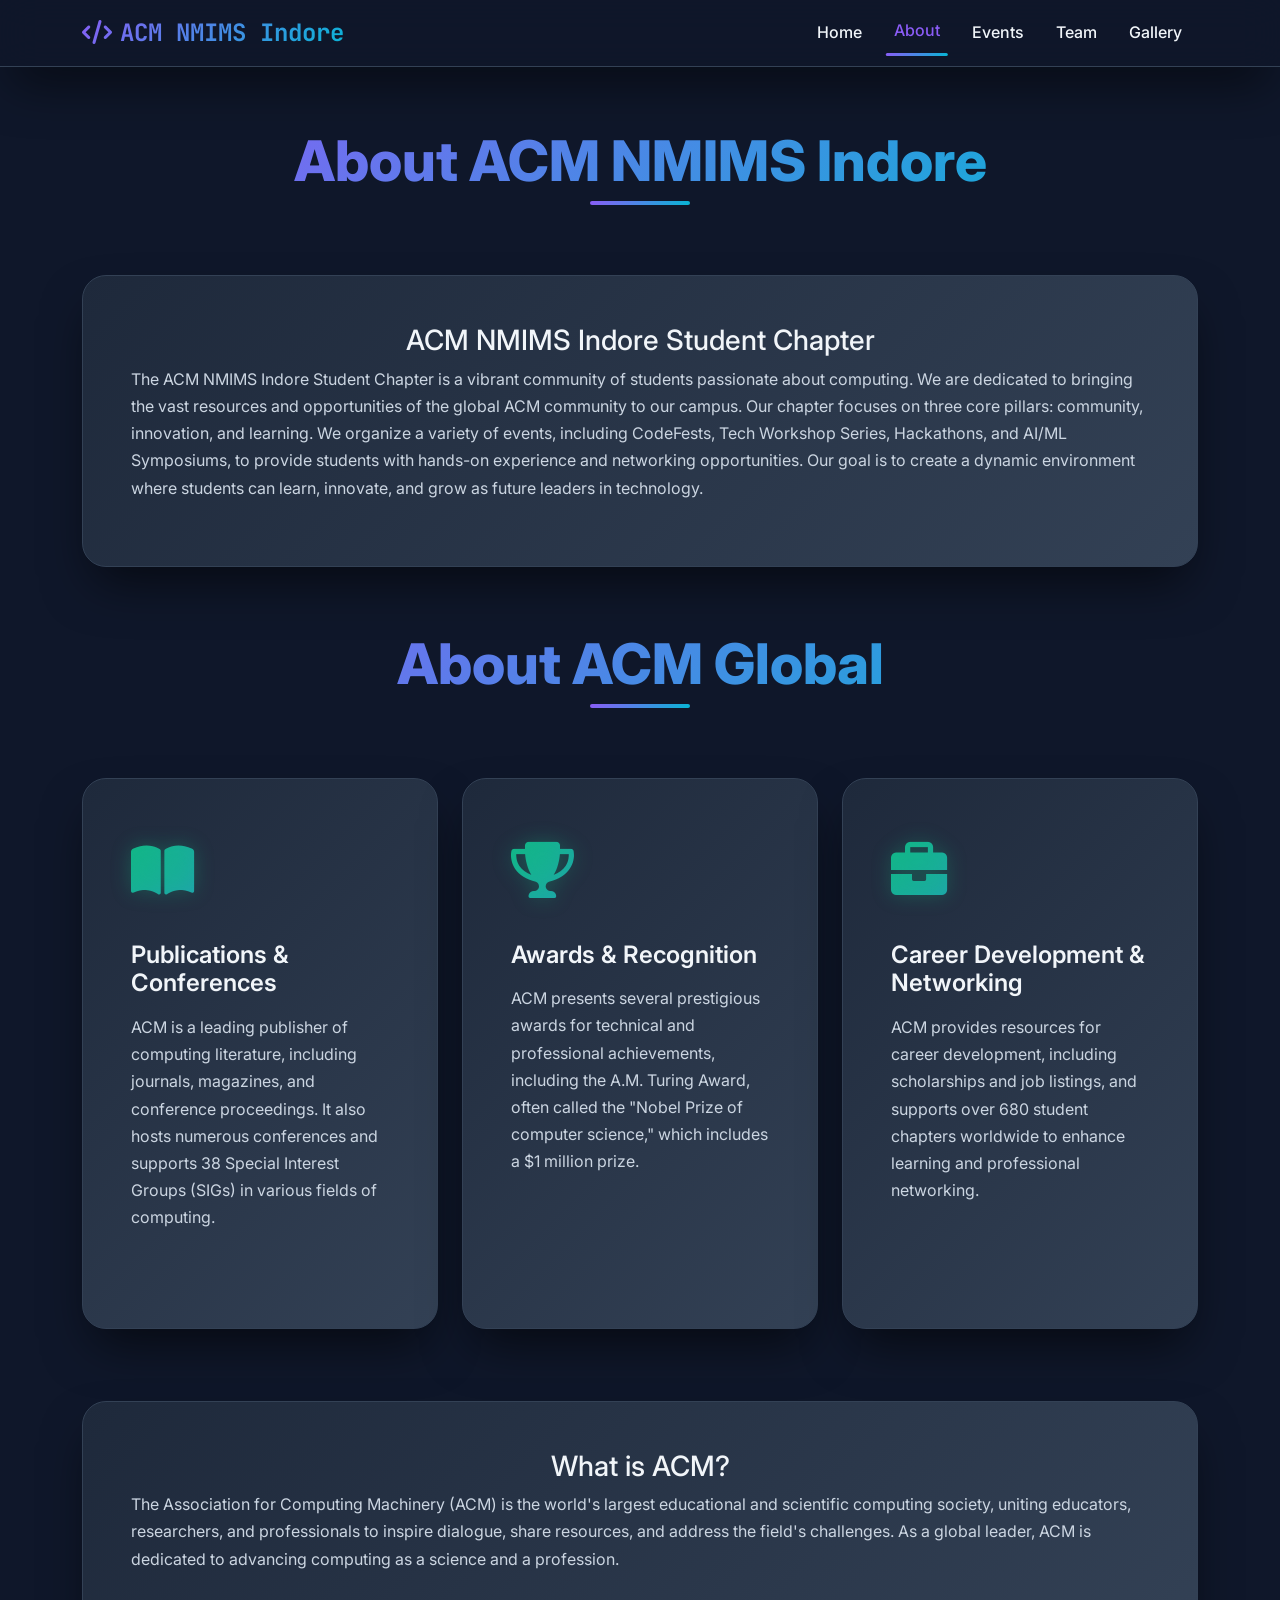
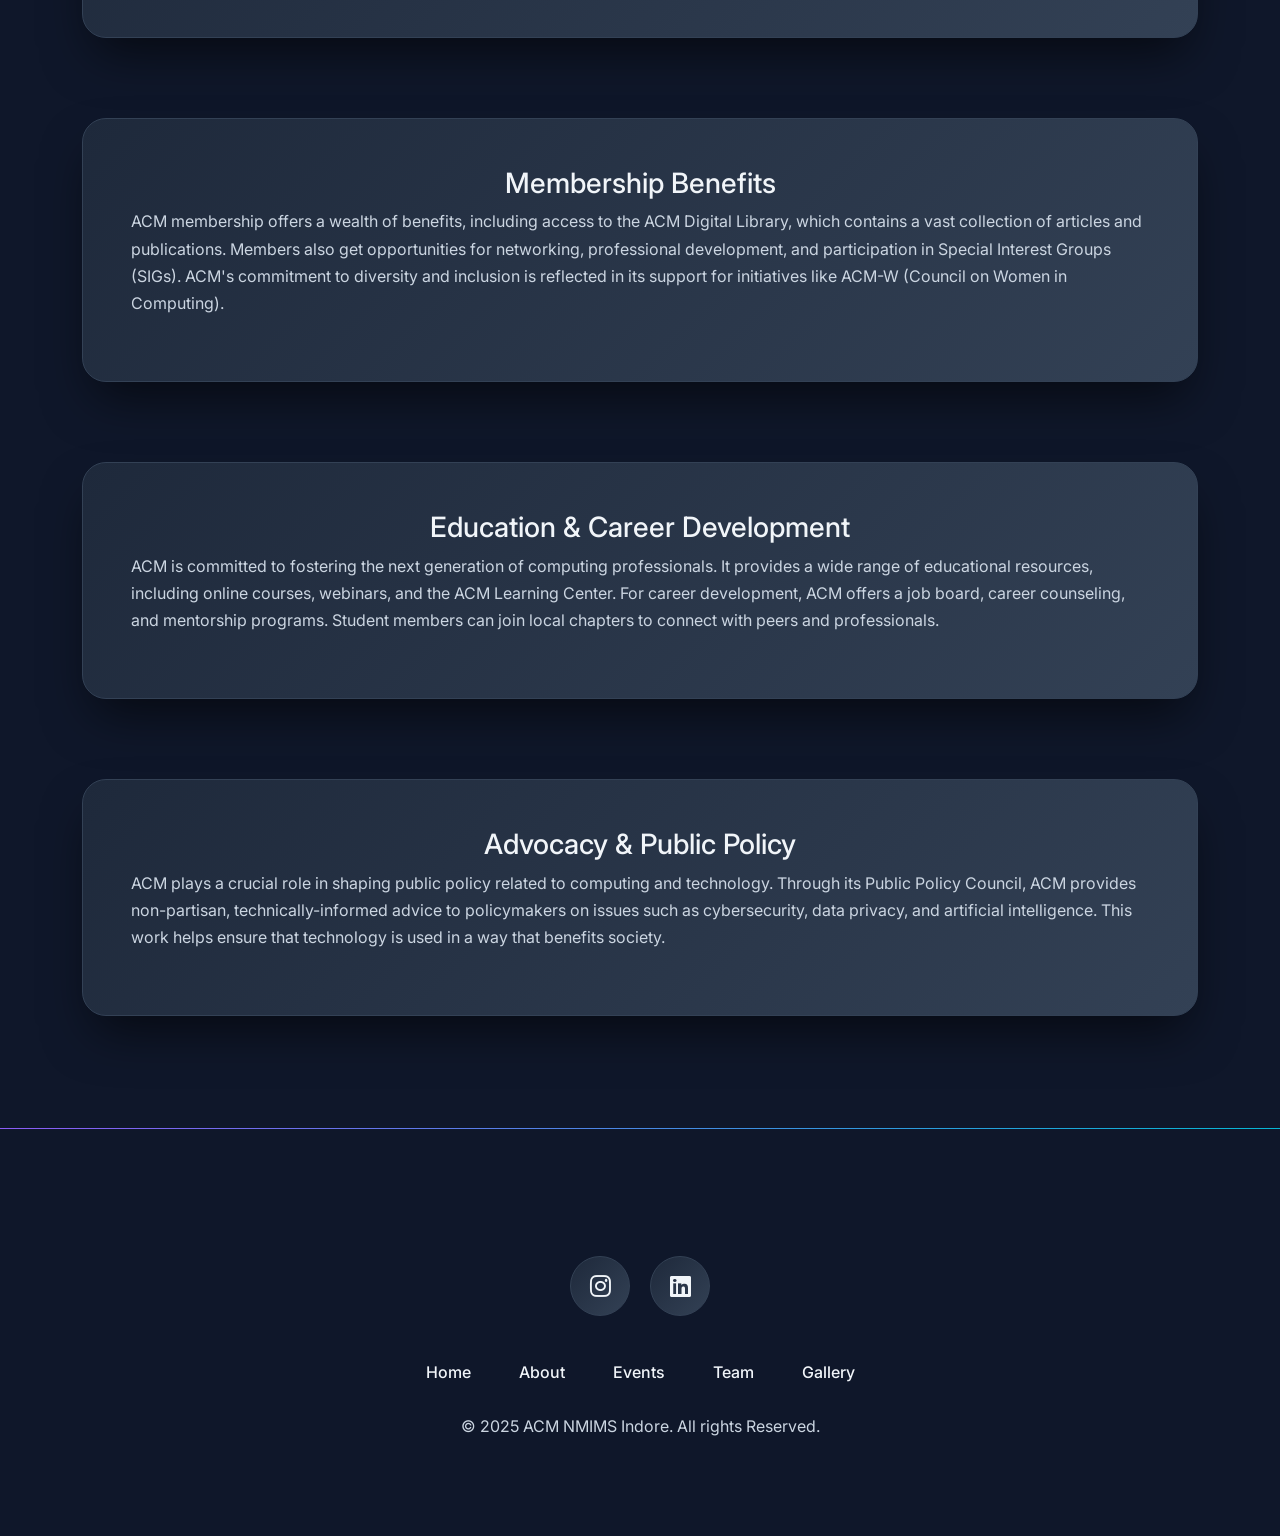
<file: about.html>
<!DOCTYPE html>
<html lang="en">
<head>
    <meta charset="UTF-8">
    <meta name="viewport" content="width=device-width, initial-scale=1.0">
    <title>About – ACM NMIMS Indore</title>
    <meta name="description" content="Learn about ACM NMIMS Indore Student Chapter and the global ACM organisation – publications, awards, career development, and more.">

    <link href="https://cdn.jsdelivr.net/npm/bootstrap@5.1.3/dist/css/bootstrap.min.css" rel="stylesheet">
    <link rel="stylesheet" href="https://cdnjs.cloudflare.com/ajax/libs/font-awesome/6.0.0/css/all.min.css">
    <link href="https://fonts.googleapis.com/css2?family=Poppins:wght@300;400;500;600;700;800;900&family=Inter:wght@300;400;500;600;700&family=JetBrains+Mono:wght@400;500;600&display=swap" rel="stylesheet">
    <link rel="stylesheet" href="assets/css/style.css">
</head>
<body>
    <div class="animated-bg">
        <div class="bg-orb"></div>
        <div class="bg-orb"></div>
        <div class="bg-orb"></div>
        <div class="bg-orb"></div>
        <div class="bg-orb"></div>
    </div>
    <div class="grid-bg"></div>

    <div class="progress-bar" id="progressBar"></div>

    <!-- Navbar -->
    <nav class="navbar navbar-expand-lg" id="mainNavbar">
        <div class="container">
            <a class="navbar-brand" href="index.html">
                <i class="fas fa-code me-2"></i>ACM NMIMS Indore
            </a>
            <button class="navbar-toggler" type="button" data-bs-toggle="collapse" data-bs-target="#navbarNav" aria-label="Toggle navigation">
                <span class="navbar-toggler-icon"></span>
            </button>
            <div class="collapse navbar-collapse" id="navbarNav">
                <ul class="navbar-nav ms-auto">
                    <li class="nav-item"><a class="nav-link" href="index.html" data-page="index.html">Home</a></li>
                    <li class="nav-item"><a class="nav-link" href="about.html" data-page="about.html">About</a></li>
                    <li class="nav-item"><a class="nav-link" href="events.html" data-page="events.html">Events</a></li>
                    <li class="nav-item"><a class="nav-link" href="team.html" data-page="team.html">Team</a></li>
                    <li class="nav-item"><a class="nav-link" href="gallery.html" data-page="gallery.html">Gallery</a></li>
                </ul>
            </div>
        </div>
    </nav>

    <!-- About Section -->
    <section class="content-section" id="about" style="padding-top: 8rem;">
        <div class="container">
            <h1 class="section-title">About ACM NMIMS Indore</h1>

            <div class="row mt-5">
                <div class="col-lg-12">
                    <div class="feature-card">
                        <h3 class="text-center">ACM NMIMS Indore Student Chapter</h3>
                        <p>The ACM NMIMS Indore Student Chapter is a vibrant community of students passionate about computing. We are dedicated to bringing the vast resources and opportunities of the global ACM community to our campus. Our chapter focuses on three core pillars: community, innovation, and learning. We organize a variety of events, including CodeFests, Tech Workshop Series, Hackathons, and AI/ML Symposiums, to provide students with hands-on experience and networking opportunities. Our goal is to create a dynamic environment where students can learn, innovate, and grow as future leaders in technology.</p>
                    </div>
                </div>
            </div>

            <h2 class="section-title mt-5">About ACM Global</h2>

            <div class="row">
                <div class="col-lg-4 mb-4">
                    <div class="feature-card h-100">
                        <div class="feature-icon">
                            <i class="fas fa-book-open"></i>
                        </div>
                        <h4>Publications &amp; Conferences</h4>
                        <p>ACM is a leading publisher of computing literature, including journals, magazines, and conference proceedings. It also hosts numerous conferences and supports 38 Special Interest Groups (SIGs) in various fields of computing.</p>
                    </div>
                </div>
                <div class="col-lg-4 mb-4">
                    <div class="feature-card h-100">
                        <div class="feature-icon">
                            <i class="fas fa-trophy"></i>
                        </div>
                        <h4>Awards &amp; Recognition</h4>
                        <p>ACM presents several prestigious awards for technical and professional achievements, including the A.M. Turing Award, often called the "Nobel Prize of computer science," which includes a $1 million prize.</p>
                    </div>
                </div>
                <div class="col-lg-4 mb-4">
                    <div class="feature-card h-100">
                        <div class="feature-icon">
                            <i class="fas fa-briefcase"></i>
                        </div>
                        <h4>Career Development &amp; Networking</h4>
                        <p>ACM provides resources for career development, including scholarships and job listings, and supports over 680 student chapters worldwide to enhance learning and professional networking.</p>
                    </div>
                </div>
            </div>

            <div class="row mt-5">
                <div class="col-lg-12">
                    <div class="feature-card">
                        <h3 class="text-center">What is ACM?</h3>
                        <p>The Association for Computing Machinery (ACM) is the world's largest educational and scientific computing society, uniting educators, researchers, and professionals to inspire dialogue, share resources, and address the field's challenges. As a global leader, ACM is dedicated to advancing computing as a science and a profession.</p>
                    </div>
                </div>
            </div>

            <div class="row mt-5">
                <div class="col-lg-12">
                    <div class="feature-card">
                        <h3 class="text-center">Membership Benefits</h3>
                        <p>ACM membership offers a wealth of benefits, including access to the ACM Digital Library, which contains a vast collection of articles and publications. Members also get opportunities for networking, professional development, and participation in Special Interest Groups (SIGs). ACM's commitment to diversity and inclusion is reflected in its support for initiatives like ACM-W (Council on Women in Computing).</p>
                    </div>
                </div>
            </div>

            <div class="row mt-5">
                <div class="col-lg-12">
                    <div class="feature-card">
                        <h3 class="text-center">Education &amp; Career Development</h3>
                        <p>ACM is committed to fostering the next generation of computing professionals. It provides a wide range of educational resources, including online courses, webinars, and the ACM Learning Center. For career development, ACM offers a job board, career counseling, and mentorship programs. Student members can join local chapters to connect with peers and professionals.</p>
                    </div>
                </div>
            </div>

            <div class="row mt-5">
                <div class="col-lg-12">
                    <div class="feature-card">
                        <h3 class="text-center">Advocacy &amp; Public Policy</h3>
                        <p>ACM plays a crucial role in shaping public policy related to computing and technology. Through its Public Policy Council, ACM provides non-partisan, technically-informed advice to policymakers on issues such as cybersecurity, data privacy, and artificial intelligence. This work helps ensure that technology is used in a way that benefits society.</p>
                    </div>
                </div>
            </div>

        </div>
    </section>

    <!-- Footer -->
    <footer class="content-section" id="contact">
        <div class="container">
            <div class="row">
                <div class="col-12 text-center">
                    <div class="social-links">
                        <a href="https://www.instagram.com/acm_nmimsindore/" class="instagram" target="_blank" rel="noopener noreferrer" aria-label="Instagram">
                            <i class="fab fa-instagram"></i>
                        </a>
                        <a href="https://www.linkedin.com/company/svkm-s-nmims-indore-acm-student-chapter" class="linkedin" target="_blank" rel="noopener noreferrer" aria-label="LinkedIn">
                            <i class="fab fa-linkedin"></i>
                        </a>
                    </div>
                    <ul class="navbar-nav d-flex flex-row justify-content-center mt-3">
                        <li class="nav-item mx-2"><a class="nav-link" href="index.html">Home</a></li>
                        <li class="nav-item mx-2"><a class="nav-link" href="about.html">About</a></li>
                        <li class="nav-item mx-2"><a class="nav-link" href="events.html">Events</a></li>
                        <li class="nav-item mx-2"><a class="nav-link" href="team.html">Team</a></li>
                        <li class="nav-item mx-2"><a class="nav-link" href="gallery.html">Gallery</a></li>
                    </ul>
                    <p style="margin-top: 1rem; margin-bottom: 0; color: var(--text-secondary);">&copy; 2025 ACM NMIMS Indore. All rights Reserved.</p>
                </div>
            </div>
        </div>
    </footer>

    <script src="https://cdn.jsdelivr.net/npm/bootstrap@5.1.3/dist/js/bootstrap.bundle.min.js"></script>
    <script src="assets/js/script.js"></script>
</body>
</html>
</file>
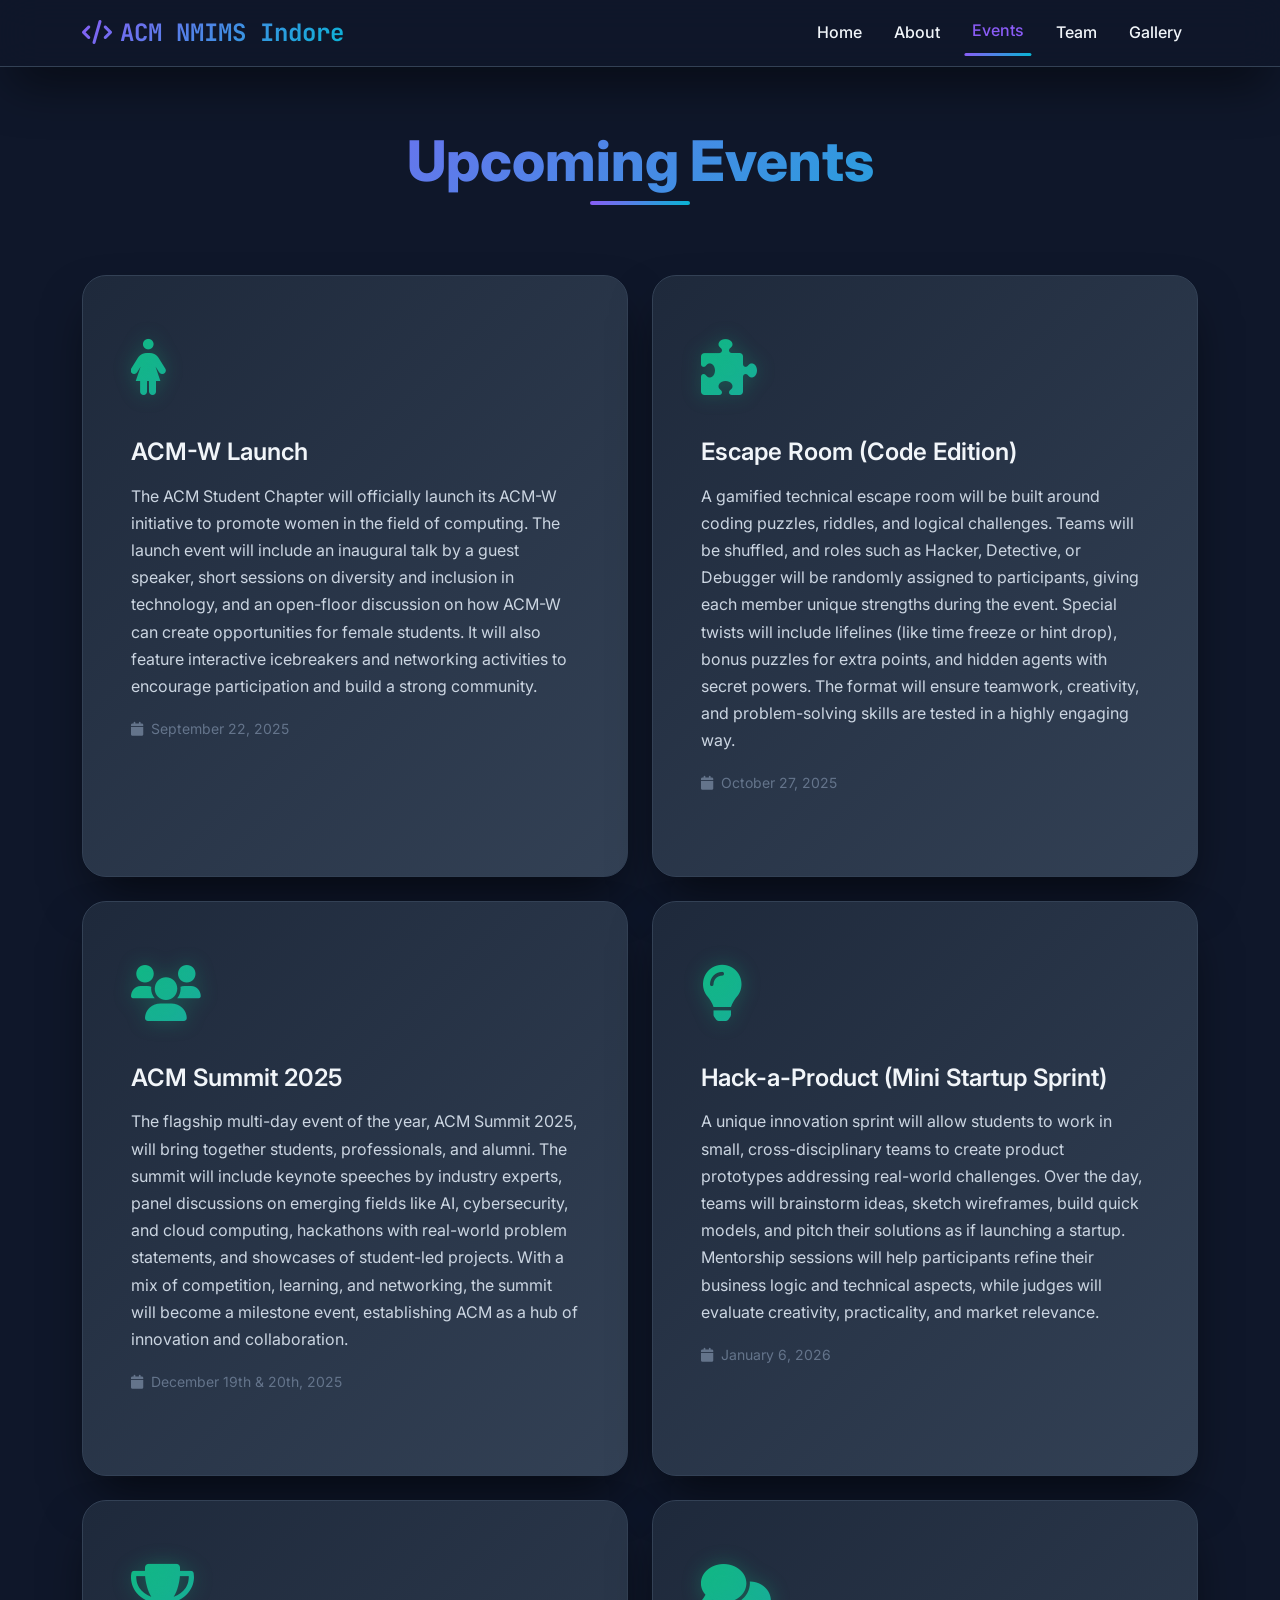
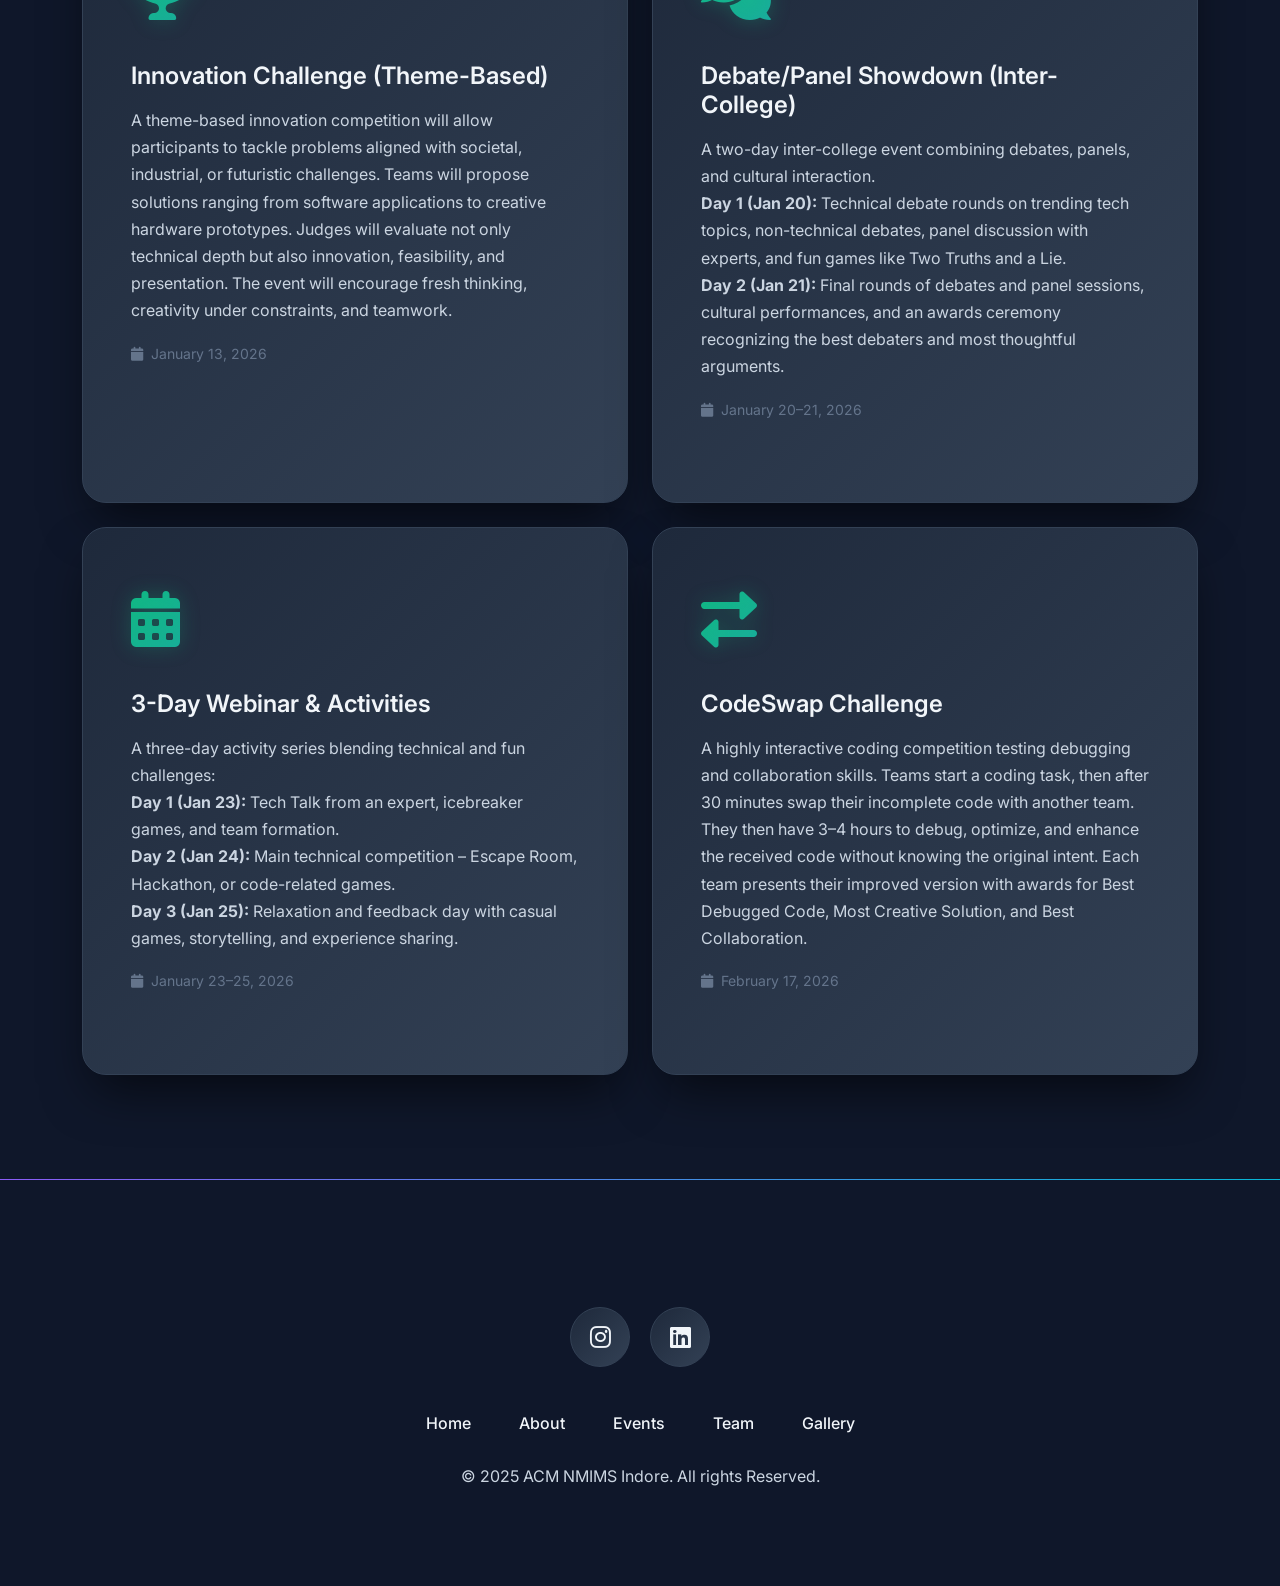
<file: events.html>
<!DOCTYPE html>
<html lang="en">
<head>
    <meta charset="UTF-8">
    <meta name="viewport" content="width=device-width, initial-scale=1.0">
    <title>Events – ACM NMIMS Indore</title>
    <meta name="description" content="Explore upcoming events by ACM NMIMS Indore – hackathons, webinars, debate showdowns, CodeSwap and more.">

    <link href="https://cdn.jsdelivr.net/npm/bootstrap@5.1.3/dist/css/bootstrap.min.css" rel="stylesheet">
    <link rel="stylesheet" href="https://cdnjs.cloudflare.com/ajax/libs/font-awesome/6.0.0/css/all.min.css">
    <link href="https://fonts.googleapis.com/css2?family=Poppins:wght@300;400;500;600;700;800;900&family=Inter:wght@300;400;500;600;700&family=JetBrains+Mono:wght@400;500;600&display=swap" rel="stylesheet">
    <link rel="stylesheet" href="assets/css/style.css">
</head>
<body>
    <div class="animated-bg">
        <div class="bg-orb"></div>
        <div class="bg-orb"></div>
        <div class="bg-orb"></div>
        <div class="bg-orb"></div>
        <div class="bg-orb"></div>
    </div>
    <div class="grid-bg"></div>

    <div class="progress-bar" id="progressBar"></div>

    <!-- Navbar -->
    <nav class="navbar navbar-expand-lg" id="mainNavbar">
        <div class="container">
            <a class="navbar-brand" href="index.html">
                <i class="fas fa-code me-2"></i>ACM NMIMS Indore
            </a>
            <button class="navbar-toggler" type="button" data-bs-toggle="collapse" data-bs-target="#navbarNav" aria-label="Toggle navigation">
                <span class="navbar-toggler-icon"></span>
            </button>
            <div class="collapse navbar-collapse" id="navbarNav">
                <ul class="navbar-nav ms-auto">
                    <li class="nav-item"><a class="nav-link" href="index.html" data-page="index.html">Home</a></li>
                    <li class="nav-item"><a class="nav-link" href="about.html" data-page="about.html">About</a></li>
                    <li class="nav-item"><a class="nav-link" href="events.html" data-page="events.html">Events</a></li>
                    <li class="nav-item"><a class="nav-link" href="team.html" data-page="team.html">Team</a></li>
                    <li class="nav-item"><a class="nav-link" href="gallery.html" data-page="gallery.html">Gallery</a></li>
                </ul>
            </div>
        </div>
    </nav>

    <!-- Events Section -->
    <section class="content-section events-section" id="events" style="padding-top: 8rem;">
        <div class="container">
            <h1 class="section-title">Upcoming Events</h1>
            <div class="row justify-content-center">

                <!-- Event 1 -->
                <div class="col-lg-6 mb-4">
                    <div class="feature-card h-100">
                        <div class="feature-icon">
                            <i class="fas fa-female"></i>
                        </div>
                        <h4>ACM-W Launch</h4>
                        <p>The ACM Student Chapter will officially launch its ACM-W initiative to promote women in the field of computing. The launch event will include an inaugural talk by a guest speaker, short sessions on diversity and inclusion in technology, and an open-floor discussion on how ACM-W can create opportunities for female students. It will also feature interactive icebreakers and networking activities to encourage participation and build a strong community.</p>
                        <small style="color: var(--text-muted);"><i class="fas fa-calendar me-2"></i>September 22, 2025</small>
                    </div>
                </div>

                <!-- Event 2 -->
                <div class="col-lg-6 mb-4">
                    <div class="feature-card h-100">
                        <div class="feature-icon">
                            <i class="fas fa-puzzle-piece"></i>
                        </div>
                        <h4>Escape Room (Code Edition)</h4>
                        <p>A gamified technical escape room will be built around coding puzzles, riddles, and logical challenges. Teams will be shuffled, and roles such as Hacker, Detective, or Debugger will be randomly assigned to participants, giving each member unique strengths during the event. Special twists will include lifelines (like time freeze or hint drop), bonus puzzles for extra points, and hidden agents with secret powers. The format will ensure teamwork, creativity, and problem-solving skills are tested in a highly engaging way.</p>
                        <small style="color: var(--text-muted);"><i class="fas fa-calendar me-2"></i>October 27, 2025</small>
                    </div>
                </div>

                <!-- Event 3 -->
                <div class="col-lg-6 mb-4">
                    <div class="feature-card h-100">
                        <div class="feature-icon">
                            <i class="fas fa-users"></i>
                        </div>
                        <h4>ACM Summit 2025</h4>
                        <p>The flagship multi-day event of the year, ACM Summit 2025, will bring together students, professionals, and alumni. The summit will include keynote speeches by industry experts, panel discussions on emerging fields like AI, cybersecurity, and cloud computing, hackathons with real-world problem statements, and showcases of student-led projects. With a mix of competition, learning, and networking, the summit will become a milestone event, establishing ACM as a hub of innovation and collaboration.</p>
                        <small style="color: var(--text-muted);"><i class="fas fa-calendar me-2"></i>December 19th &amp; 20th, 2025</small>
                    </div>
                </div>

                <!-- Event 4 -->
                <div class="col-lg-6 mb-4">
                    <div class="feature-card h-100">
                        <div class="feature-icon">
                            <i class="fas fa-lightbulb"></i>
                        </div>
                        <h4>Hack-a-Product (Mini Startup Sprint)</h4>
                        <p>A unique innovation sprint will allow students to work in small, cross-disciplinary teams to create product prototypes addressing real-world challenges. Over the day, teams will brainstorm ideas, sketch wireframes, build quick models, and pitch their solutions as if launching a startup. Mentorship sessions will help participants refine their business logic and technical aspects, while judges will evaluate creativity, practicality, and market relevance.</p>
                        <small style="color: var(--text-muted);"><i class="fas fa-calendar me-2"></i>January 6, 2026</small>
                    </div>
                </div>

                <!-- Event 5 -->
                <div class="col-lg-6 mb-4">
                    <div class="feature-card h-100">
                        <div class="feature-icon">
                            <i class="fas fa-trophy"></i>
                        </div>
                        <h4>Innovation Challenge (Theme-Based)</h4>
                        <p>A theme-based innovation competition will allow participants to tackle problems aligned with societal, industrial, or futuristic challenges. Teams will propose solutions ranging from software applications to creative hardware prototypes. Judges will evaluate not only technical depth but also innovation, feasibility, and presentation. The event will encourage fresh thinking, creativity under constraints, and teamwork.</p>
                        <small style="color: var(--text-muted);"><i class="fas fa-calendar me-2"></i>January 13, 2026</small>
                    </div>
                </div>

                <!-- Event 6 -->
                <div class="col-lg-6 mb-4">
                    <div class="feature-card h-100">
                        <div class="feature-icon">
                            <i class="fas fa-comments"></i>
                        </div>
                        <h4>Debate/Panel Showdown (Inter-College)</h4>
                        <p>A two-day inter-college event combining debates, panels, and cultural interaction.<br>
                        <strong>Day 1 (Jan 20):</strong> Technical debate rounds on trending tech topics, non-technical debates, panel discussion with experts, and fun games like Two Truths and a Lie.<br>
                        <strong>Day 2 (Jan 21):</strong> Final rounds of debates and panel sessions, cultural performances, and an awards ceremony recognizing the best debaters and most thoughtful arguments.</p>
                        <small style="color: var(--text-muted);"><i class="fas fa-calendar me-2"></i>January 20–21, 2026</small>
                    </div>
                </div>

                <!-- Event 7 -->
                <div class="col-lg-6 mb-4">
                    <div class="feature-card h-100">
                        <div class="feature-icon">
                            <i class="fas fa-calendar-alt"></i>
                        </div>
                        <h4>3-Day Webinar &amp; Activities</h4>
                        <p>A three-day activity series blending technical and fun challenges:<br>
                        <strong>Day 1 (Jan 23):</strong> Tech Talk from an expert, icebreaker games, and team formation.<br>
                        <strong>Day 2 (Jan 24):</strong> Main technical competition – Escape Room, Hackathon, or code-related games.<br>
                        <strong>Day 3 (Jan 25):</strong> Relaxation and feedback day with casual games, storytelling, and experience sharing.</p>
                        <small style="color: var(--text-muted);"><i class="fas fa-calendar me-2"></i>January 23–25, 2026</small>
                    </div>
                </div>

                <!-- Event 8 -->
                <div class="col-lg-6 mb-4">
                    <div class="feature-card h-100">
                        <div class="feature-icon">
                            <i class="fas fa-exchange-alt"></i>
                        </div>
                        <h4>CodeSwap Challenge</h4>
                        <p>A highly interactive coding competition testing debugging and collaboration skills. Teams start a coding task, then after 30 minutes swap their incomplete code with another team. They then have 3–4 hours to debug, optimize, and enhance the received code without knowing the original intent. Each team presents their improved version with awards for Best Debugged Code, Most Creative Solution, and Best Collaboration.</p>
                        <small style="color: var(--text-muted);"><i class="fas fa-calendar me-2"></i>February 17, 2026</small>
                    </div>
                </div>

            </div>
        </div>
    </section>

    <!-- Footer -->
    <footer class="content-section" id="contact">
        <div class="container">
            <div class="row">
                <div class="col-12 text-center">
                    <div class="social-links">
                        <a href="https://www.instagram.com/acm_nmimsindore/" class="instagram" target="_blank" rel="noopener noreferrer" aria-label="Instagram">
                            <i class="fab fa-instagram"></i>
                        </a>
                        <a href="https://www.linkedin.com/company/svkm-s-nmims-indore-acm-student-chapter" class="linkedin" target="_blank" rel="noopener noreferrer" aria-label="LinkedIn">
                            <i class="fab fa-linkedin"></i>
                        </a>
                    </div>
                    <ul class="navbar-nav d-flex flex-row justify-content-center mt-3">
                        <li class="nav-item mx-2"><a class="nav-link" href="index.html">Home</a></li>
                        <li class="nav-item mx-2"><a class="nav-link" href="about.html">About</a></li>
                        <li class="nav-item mx-2"><a class="nav-link" href="events.html">Events</a></li>
                        <li class="nav-item mx-2"><a class="nav-link" href="team.html">Team</a></li>
                        <li class="nav-item mx-2"><a class="nav-link" href="gallery.html">Gallery</a></li>
                    </ul>
                    <p style="margin-top: 1rem; margin-bottom: 0; color: var(--text-secondary);">&copy; 2025 ACM NMIMS Indore. All rights Reserved.</p>
                </div>
            </div>
        </div>
    </footer>

    <script src="https://cdn.jsdelivr.net/npm/bootstrap@5.1.3/dist/js/bootstrap.bundle.min.js"></script>
    <script src="assets/js/script.js"></script>
</body>
</html>
</file>
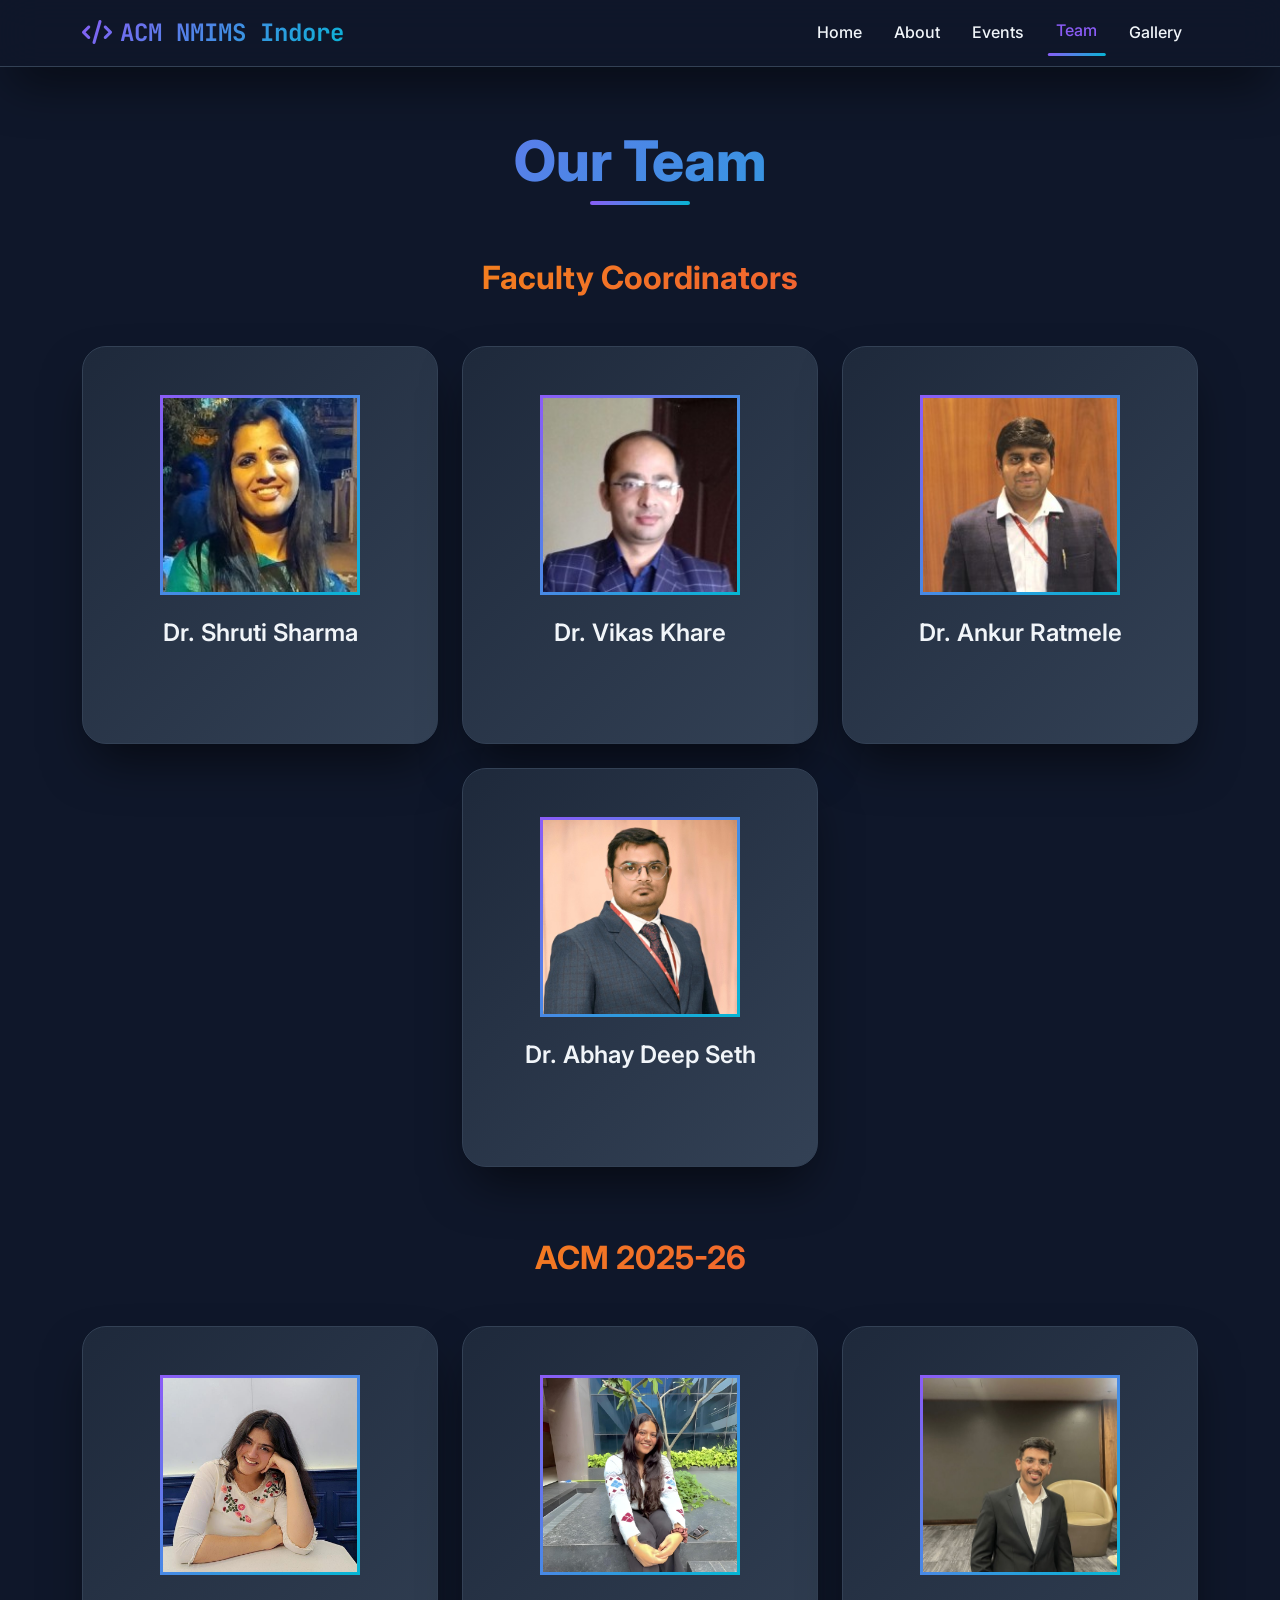
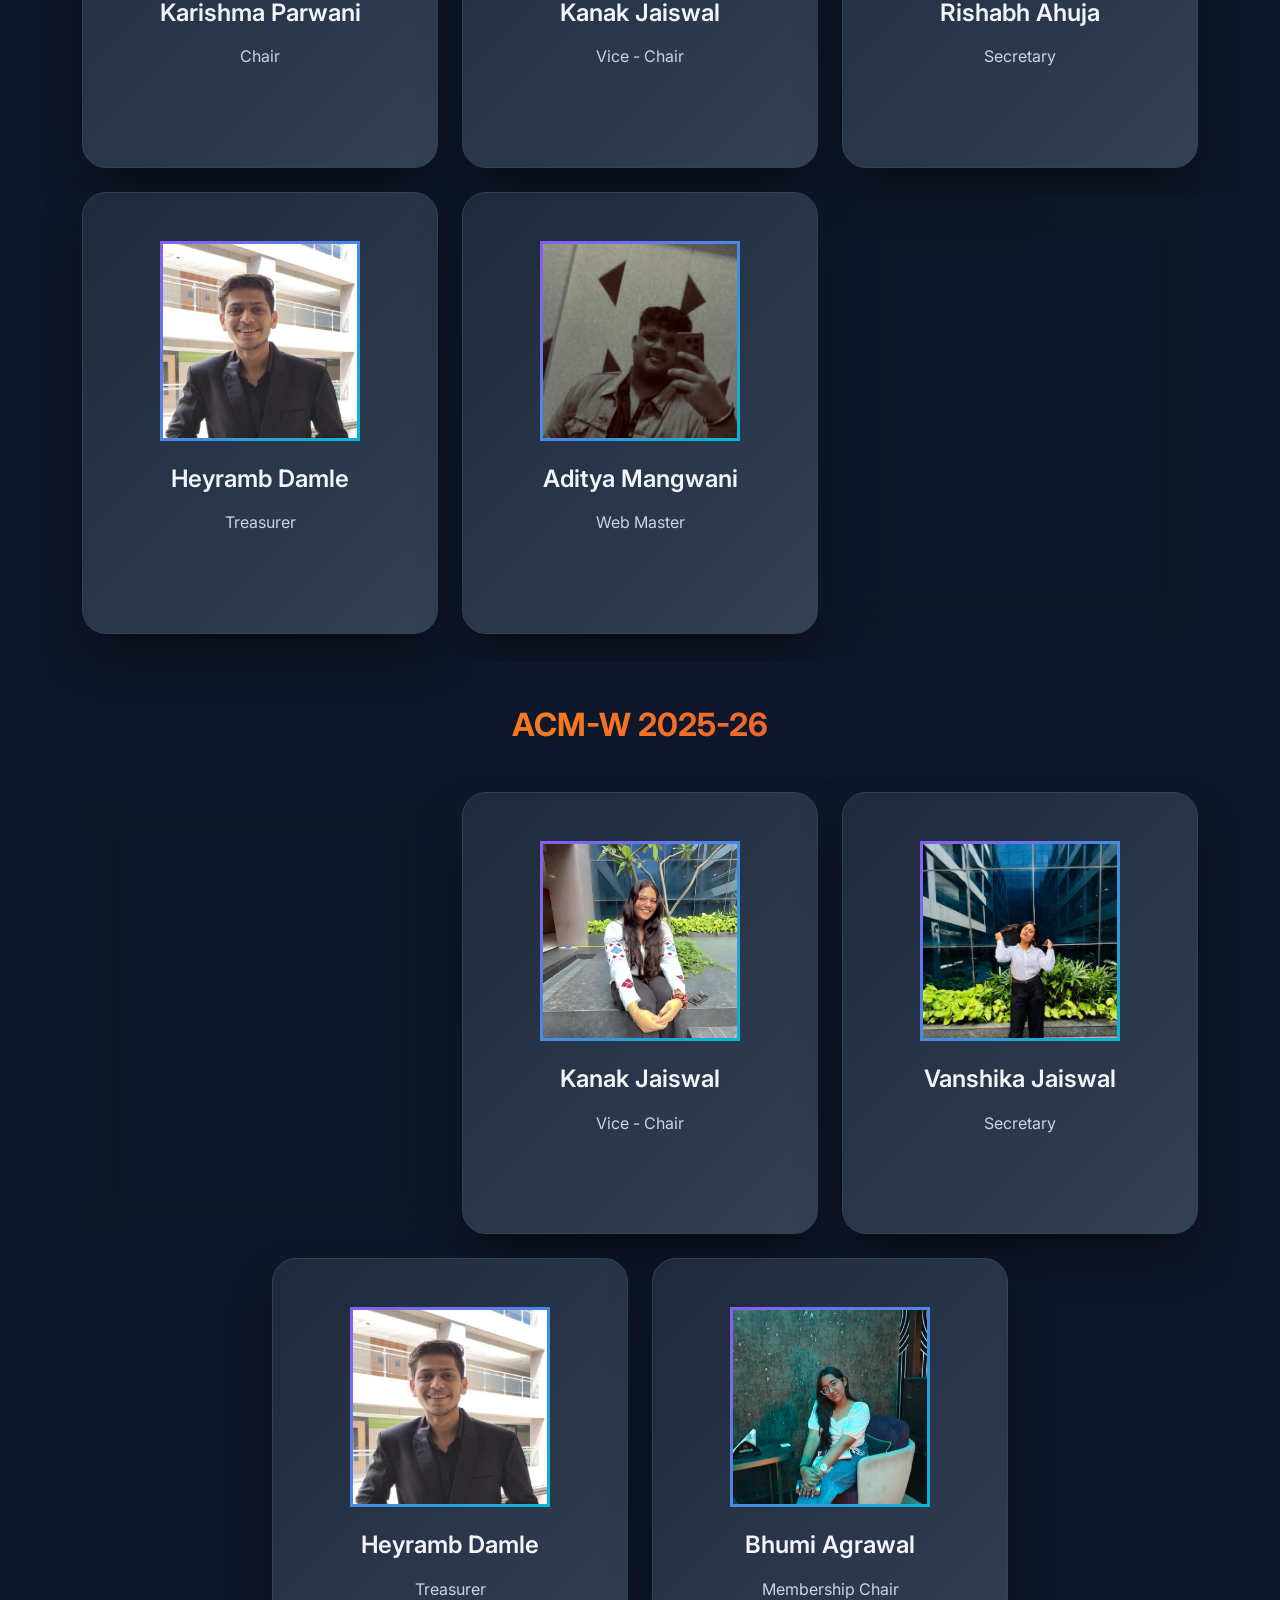
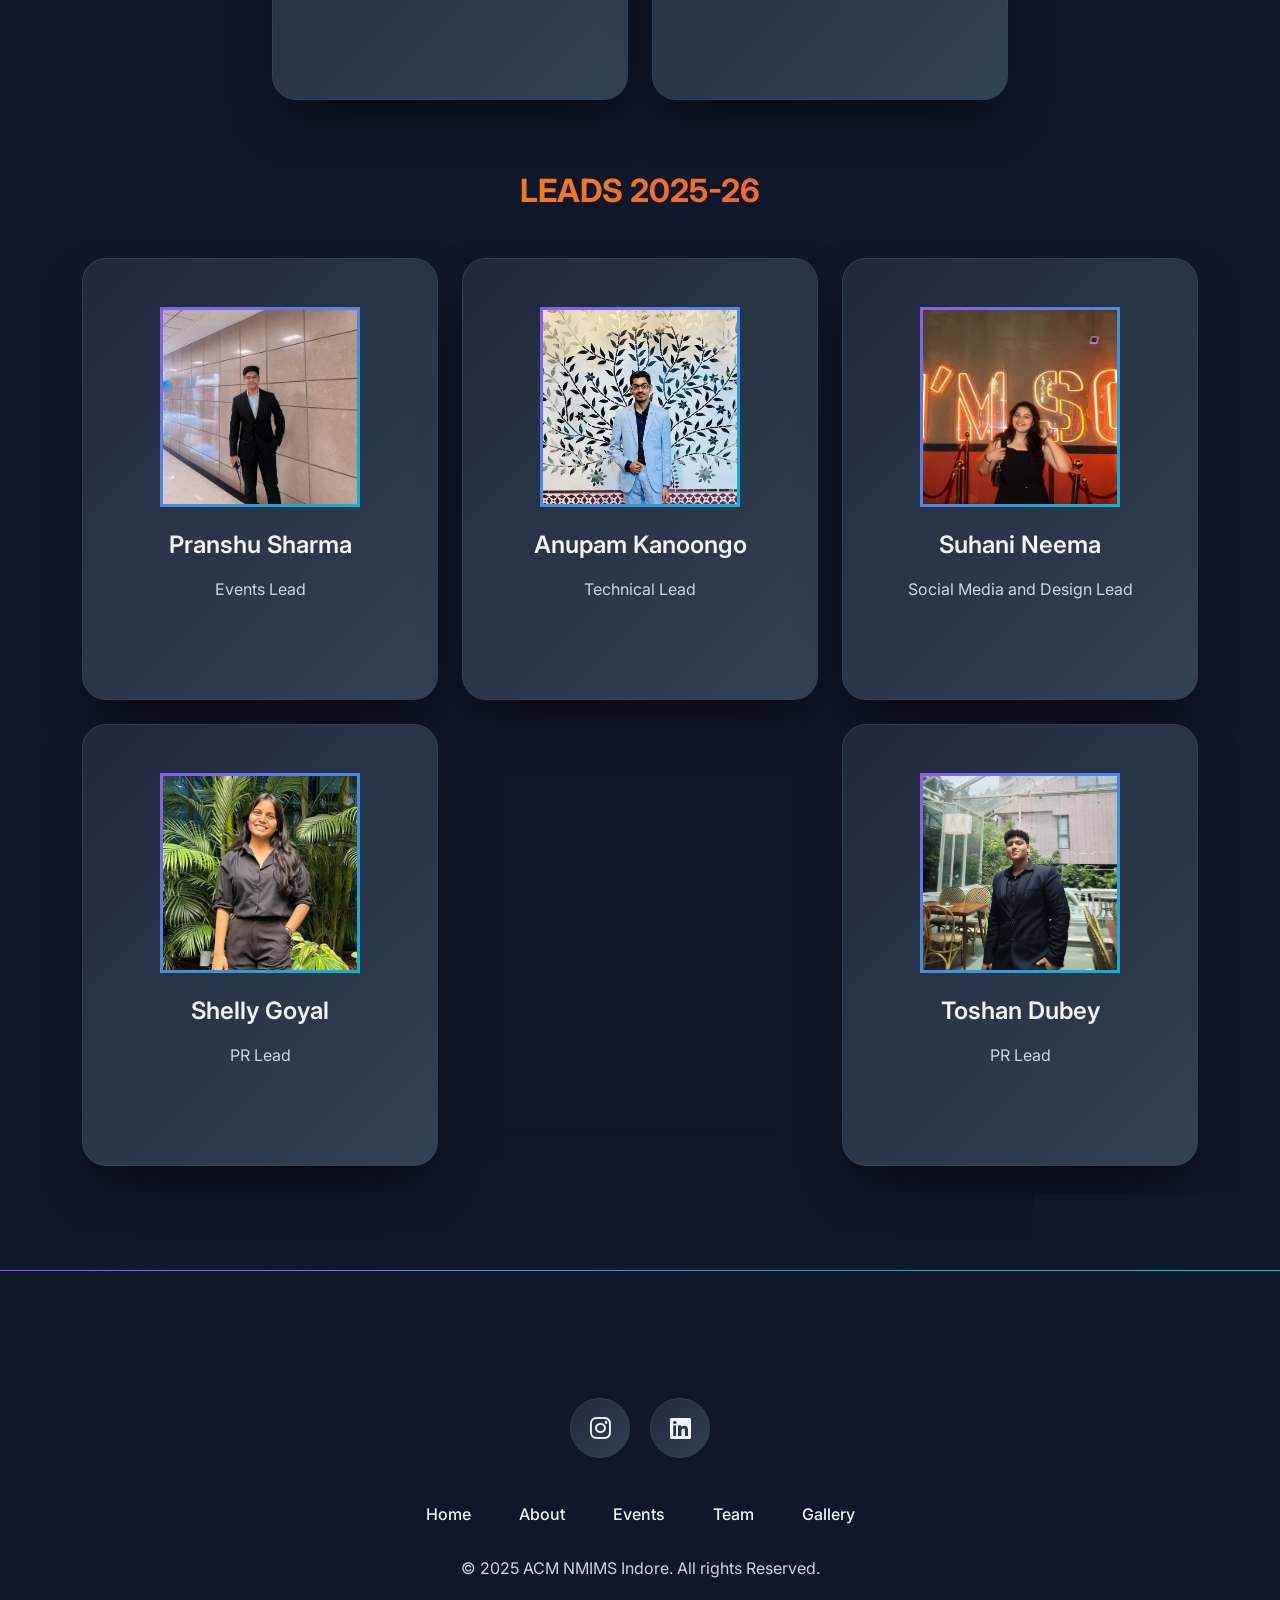
<file: team.html>
<!DOCTYPE html>
<html lang="en">
<head>
    <meta charset="UTF-8">
    <meta name="viewport" content="width=device-width, initial-scale=1.0">
    <title>Team – ACM NMIMS Indore</title>
    <meta name="description" content="Meet the team behind ACM NMIMS Indore – faculty coordinators, ACM, ACM-W, and LEADS members for 2025–26.">

    <link href="https://cdn.jsdelivr.net/npm/bootstrap@5.1.3/dist/css/bootstrap.min.css" rel="stylesheet">
    <link rel="stylesheet" href="https://cdnjs.cloudflare.com/ajax/libs/font-awesome/6.0.0/css/all.min.css">
    <link href="https://fonts.googleapis.com/css2?family=Poppins:wght@300;400;500;600;700;800;900&family=Inter:wght@300;400;500;600;700&family=JetBrains+Mono:wght@400;500;600&display=swap" rel="stylesheet">
    <link rel="stylesheet" href="assets/css/style.css">
</head>
<body>
    <div class="animated-bg">
        <div class="bg-orb"></div>
        <div class="bg-orb"></div>
        <div class="bg-orb"></div>
        <div class="bg-orb"></div>
        <div class="bg-orb"></div>
    </div>
    <div class="grid-bg"></div>

    <div class="progress-bar" id="progressBar"></div>

    <!-- Navbar -->
    <nav class="navbar navbar-expand-lg" id="mainNavbar">
        <div class="container">
            <a class="navbar-brand" href="index.html">
                <i class="fas fa-code me-2"></i>ACM NMIMS Indore
            </a>
            <button class="navbar-toggler" type="button" data-bs-toggle="collapse" data-bs-target="#navbarNav" aria-label="Toggle navigation">
                <span class="navbar-toggler-icon"></span>
            </button>
            <div class="collapse navbar-collapse" id="navbarNav">
                <ul class="navbar-nav ms-auto">
                    <li class="nav-item"><a class="nav-link" href="index.html" data-page="index.html">Home</a></li>
                    <li class="nav-item"><a class="nav-link" href="about.html" data-page="about.html">About</a></li>
                    <li class="nav-item"><a class="nav-link" href="events.html" data-page="events.html">Events</a></li>
                    <li class="nav-item"><a class="nav-link" href="team.html" data-page="team.html">Team</a></li>
                    <li class="nav-item"><a class="nav-link" href="gallery.html" data-page="gallery.html">Gallery</a></li>
                </ul>
            </div>
        </div>
    </nav>

    <!-- Team Section -->
    <section class="content-section" id="team" style="padding-top: 8rem;">
        <div class="container">
            <h1 class="section-title">Our Team</h1>

            <!-- Faculty Coordinators -->
            <h2 class="text-center team-subtitle">Faculty Coordinators</h2>
            <div class="row justify-content-center">

                <div class="col-lg-4 mb-4">
                    <div class="feature-card text-center h-100">
                        <img src="assets/images/team/DrShrutiSharma.jpeg" alt="Dr. Shruti Sharma" class="team-member-img">
                        <h4>Dr. Shruti Sharma</h4>
                    </div>
                </div>

                <div class="col-lg-4 mb-4">
                    <div class="feature-card text-center h-100">
                        <img src="assets/images/team/DrVikasKhare.jpeg" alt="Dr. Vikas Khare" class="team-member-img">
                        <h4>Dr. Vikas Khare</h4>
                    </div>
                </div>

                <div class="col-lg-4 mb-4">
                    <div class="feature-card text-center h-100">
                        <img src="assets/images/team/DrAnkurRatmele.jpeg" alt="Dr. Ankur Ratmele" class="team-member-img">
                        <h4>Dr. Ankur Ratmele</h4>
                    </div>
                </div>

                <div class="col-lg-4 mb-4">
                    <div class="feature-card text-center h-100">
                        <img src="assets/images/team/AbhayDeepSeth.jpeg" alt="Dr. Abhay Deep Seth" class="team-member-img">
                        <h4>Dr. Abhay Deep Seth</h4>
                    </div>
                </div>

            </div>

            <!-- ACM 2025-26 -->
            <h2 class="text-center team-subtitle">ACM 2025-26</h2>
            <div class="row justify-content-center">

                <div class="col-lg-4 mb-4">
                    <div class="feature-card text-center h-100">
                        <img src="assets/images/team/KarishmaParwani.jpeg" alt="Karishma Parwani" class="team-member-img">
                        <h4>Karishma Parwani</h4>
                        <p>Chair</p>
                    </div>
                </div>

                <div class="col-lg-4 mb-4">
                    <div class="feature-card text-center h-100">
                        <img src="assets/images/team/KanakJaiswal.jpeg" alt="Kanak Jaiswal" class="team-member-img">
                        <h4>Kanak Jaiswal</h4>
                        <p>Vice - Chair</p>
                    </div>
                </div>

                <div class="col-lg-4 mb-4">
                    <div class="feature-card text-center h-100">
                        <img src="assets/images/team/Rishabh.jpg" alt="Rishabh Ahuja" class="team-member-img">
                        <h4>Rishabh Ahuja</h4>
                        <p>Secretary</p>
                    </div>
                </div>

                <div class="col-lg-4 mb-4">
                    <div class="feature-card text-center h-100">
                        <img src="assets/images/team/HeyrambDamle.jpeg" alt="Heyramb Damle" class="team-member-img">
                        <h4>Heyramb Damle</h4>
                        <p>Treasurer</p>
                    </div>
                </div>

                <div class="col-lg-4 mb-4">
                    <div class="feature-card text-center h-100">
                        <img src="assets/images/team/AdityaMangwani.jpeg" alt="Aditya Mangwani" class="team-member-img">
                        <h4>Aditya Mangwani</h4>
                        <p>Web Master</p>
                    </div>
                </div>

                <div class="col-lg-4 mb-4">
                    <div class="feature-card text-center h-100">
                        <img src="assets/images/team/ReetKhilwani.jpeg" alt="Reet Khilwani" class="team-member-img">
                        <h4>Reet Khilwani</h4>
                        <p>Membership Chair</p>
                    </div>
                </div>

            </div>

            <!-- ACM-W 2025-26 -->
            <h2 class="text-center team-subtitle">ACM-W 2025-26</h2>
            <div class="row justify-content-center">

                <div class="col-lg-4 mb-4">
                    <div class="feature-card text-center h-100">
                        <img src="assets/images/team/VanshikaNagar.jpeg" alt="Vanshika Nagar" class="team-member-img">
                        <h4>Vanshika Nagar</h4>
                        <p>Chair</p>
                    </div>
                </div>

                <div class="col-lg-4 mb-4">
                    <div class="feature-card text-center h-100">
                        <img src="assets/images/team/KanakJaiswal_h2imFMp.jpeg" alt="Kanak Jaiswal" class="team-member-img">
                        <h4>Kanak Jaiswal</h4>
                        <p>Vice - Chair</p>
                    </div>
                </div>

                <div class="col-lg-4 mb-4">
                    <div class="feature-card text-center h-100">
                        <img src="assets/images/team/VanshikaJaiswal.jpeg" alt="Vanshika Jaiswal" class="team-member-img">
                        <h4>Vanshika Jaiswal</h4>
                        <p>Secretary</p>
                    </div>
                </div>

                <div class="col-lg-4 mb-4">
                    <div class="feature-card text-center h-100">
                        <img src="assets/images/team/HeyrambDamle_xb1WBTu.jpeg" alt="Heyramb Damle" class="team-member-img">
                        <h4>Heyramb Damle</h4>
                        <p>Treasurer</p>
                    </div>
                </div>

                <div class="col-lg-4 mb-4">
                    <div class="feature-card text-center h-100">
                        <img src="assets/images/team/BhumiAgrawal.jpeg" alt="Bhumi Agrawal" class="team-member-img">
                        <h4>Bhumi Agrawal</h4>
                        <p>Membership Chair</p>
                    </div>
                </div>

            </div>

            <!-- LEADS 2025-26 -->
            <h2 class="text-center team-subtitle">LEADS 2025-26</h2>
            <div class="row justify-content-center">

                <div class="col-lg-4 mb-4">
                    <div class="feature-card text-center h-100">
                        <img src="assets/images/team/PranshuSharma.jpeg" alt="Pranshu Sharma" class="team-member-img">
                        <h4>Pranshu Sharma</h4>
                        <p>Events Lead</p>
                    </div>
                </div>

                <div class="col-lg-4 mb-4">
                    <div class="feature-card text-center h-100">
                        <img src="assets/images/team/AnupamKanoongo.jpeg" alt="Anupam Kanoongo" class="team-member-img">
                        <h4>Anupam Kanoongo</h4>
                        <p>Technical Lead</p>
                    </div>
                </div>

                <div class="col-lg-4 mb-4">
                    <div class="feature-card text-center h-100">
                        <img src="assets/images/team/SuhaniNeema.jpeg" alt="Suhani Neema" class="team-member-img">
                        <h4>Suhani Neema</h4>
                        <p>Social Media and Design Lead</p>
                    </div>
                </div>

                <div class="col-lg-4 mb-4">
                    <div class="feature-card text-center h-100">
                        <img src="assets/images/team/ShellyGoyal.jpeg" alt="Shelly Goyal" class="team-member-img">
                        <h4>Shelly Goyal</h4>
                        <p>PR Lead</p>
                    </div>
                </div>

                <div class="col-lg-4 mb-4">
                    <div class="feature-card text-center h-100">
                        <img src="assets/images/team/BhavyaJain.jpeg" alt="Bhavya Jain" class="team-member-img">
                        <h4>Bhavya Jain</h4>
                        <p>Media Production Lead</p>
                    </div>
                </div>

                <div class="col-lg-4 mb-4">
                    <div class="feature-card text-center h-100">
                        <img src="assets/images/team/ToshanDubey.png" alt="Toshan Dubey" class="team-member-img">
                        <h4>Toshan Dubey</h4>
                        <p>PR Lead</p>
                    </div>
                </div>

            </div>
        </div>
    </section>

    <!-- Footer -->
    <footer class="content-section" id="contact">
        <div class="container">
            <div class="row">
                <div class="col-12 text-center">
                    <div class="social-links">
                        <a href="https://www.instagram.com/acm_nmimsindore/" class="instagram" target="_blank" rel="noopener noreferrer" aria-label="Instagram">
                            <i class="fab fa-instagram"></i>
                        </a>
                        <a href="https://www.linkedin.com/company/svkm-s-nmims-indore-acm-student-chapter" class="linkedin" target="_blank" rel="noopener noreferrer" aria-label="LinkedIn">
                            <i class="fab fa-linkedin"></i>
                        </a>
                    </div>
                    <ul class="navbar-nav d-flex flex-row justify-content-center mt-3">
                        <li class="nav-item mx-2"><a class="nav-link" href="index.html">Home</a></li>
                        <li class="nav-item mx-2"><a class="nav-link" href="about.html">About</a></li>
                        <li class="nav-item mx-2"><a class="nav-link" href="events.html">Events</a></li>
                        <li class="nav-item mx-2"><a class="nav-link" href="team.html">Team</a></li>
                        <li class="nav-item mx-2"><a class="nav-link" href="gallery.html">Gallery</a></li>
                    </ul>
                    <p style="margin-top: 1rem; margin-bottom: 0; color: var(--text-secondary);">&copy; 2025 ACM NMIMS Indore. All rights Reserved.</p>
                </div>
            </div>
        </div>
    </footer>

    <script src="https://cdn.jsdelivr.net/npm/bootstrap@5.1.3/dist/js/bootstrap.bundle.min.js"></script>
    <script src="assets/js/script.js"></script>
</body>
</html>
</file>
<file: assets/css/style.css>
:root {
    --primary-gradient: linear-gradient(135deg, #8b5cf6 0%, #06b6d4 100%);
    --secondary-gradient: linear-gradient(135deg, #f59e0b 0%, #ef4444 100%);
    --accent-gradient: linear-gradient(135deg, #10b981 0%, #3b82f6 100%);
    --dark-gradient: linear-gradient(135deg, #0f172a 0%, #1e293b 100%);
    --card-gradient: linear-gradient(135deg, #1e293b 0%, #334155 100%);
    --bg-primary: #0f172a;
    --bg-secondary: #1e293b;
    --bg-tertiary: #334155;
    --text-primary: #f1f5f9;
    --text-secondary: #cbd5e1;
    --text-muted: #64748b;
    --border-color: #334155;
    --shadow-dark: 0 25px 50px -12px rgba(0, 0, 0, 0.6);
    --shadow-glow: 0 0 40px rgba(139, 92, 246, 0.3);
    --shadow-hover: 0 35px 70px -12px rgba(0, 0, 0, 0.8);
}

* {
    margin: 0;
    padding: 0;
    box-sizing: border-box;
}

body {
    font-family: 'Inter', 'Poppins', sans-serif;
    line-height: 1.6;
    color: var(--text-primary);
    overflow-x: hidden;
    background: var(--bg-primary);
    position: relative;
}

/* Enhanced Animated Background */
.animated-bg {
    position: fixed;
    top: 0;
    left: 0;
    width: 100%;
    height: 100%;
    z-index: -2;
    background: var(--bg-primary);
}

.bg-orb {
    position: absolute;
    border-radius: 50%;
    filter: blur(40px);
    opacity: 0.7;
    animation: orbFloat 20s ease-in-out infinite;
}

.bg-orb:nth-child(1) {
    width: 300px;
    height: 300px;
    background: linear-gradient(45deg, #8b5cf6, #06b6d4);
    top: 10%;
    left: 10%;
    animation-delay: 0s;
}

.bg-orb:nth-child(2) {
    width: 200px;
    height: 200px;
    background: linear-gradient(45deg, #f59e0b, #ef4444);
    top: 60%;
    right: 20%;
    animation-delay: 7s;
}

.bg-orb:nth-child(3) {
    width: 250px;
    height: 250px;
    background: linear-gradient(45deg, #10b981, #3b82f6);
    bottom: 10%;
    left: 30%;
    animation-delay: 14s;
}

.bg-orb:nth-child(4) {
    width: 180px;
    height: 180px;
    background: linear-gradient(45deg, #ec4899, #8b5cf6);
    top: 30%;
    right: 10%;
    animation-delay: 3s;
}

.bg-orb:nth-child(5) {
    width: 220px;
    height: 220px;
    background: linear-gradient(45deg, #06b6d4, #10b981);
    bottom: 30%;
    right: 40%;
    animation-delay: 10s;
}

/* Enhanced Grid Pattern */
.grid-bg {
    position: fixed;
    top: 0;
    left: 0;
    width: 100%;
    height: 100%;
    z-index: -1;
    background-image:
        linear-gradient(rgba(139, 92, 246, 0.1) 1px, transparent 1px),
        linear-gradient(90deg, rgba(139, 92, 246, 0.1) 1px, transparent 1px);
    background-size: 50px 50px;
    animation: gridMove 20s linear infinite;
}

/* Enhanced Navigation */
.navbar {
    background: rgba(15, 23, 42, 0.8);
    backdrop-filter: blur(20px);
    border-bottom: 1px solid var(--border-color);
    transition: all 0.3s cubic-bezier(0.4, 0, 0.2, 1);
    position: fixed;
    top: 0;
    width: 100%;
    z-index: 1000;
    box-shadow: var(--shadow-dark);
}

.navbar-brand {
    font-weight: 700;
    font-size: 1.5rem;
    background: var(--primary-gradient);
    -webkit-background-clip: text;
    background-clip: text;
    -webkit-text-fill-color: transparent;
    transition: all 0.3s ease;
    font-family: 'JetBrains Mono', monospace;
    position: relative;
}

.navbar-brand:hover {
    transform: scale(1.05);
    filter: brightness(1.2);
    text-shadow: 0 0 20px rgba(139, 92, 246, 0.5);
    animation: brandPulse 0.6s ease-in-out;
}

.navbar-toggler {
    border: none;
    background: var(--primary-gradient);
    border-radius: 8px;
    padding: 0.5rem;
    transition: all 0.3s ease;
}

.navbar-toggler:hover {
    transform: rotate(180deg);
    box-shadow: 0 0 20px rgba(139, 92, 246, 0.5);
}

.navbar-toggler-icon {
    background-image: url("data:image/svg+xml,%3csvg xmlns='http://www.w3.org/2000/svg' viewBox='0 0 30 30'%3e%3cpath stroke='rgba%28255, 255, 255, 1%29' stroke-linecap='round' stroke-miterlimit='10' stroke-width='2' d='m4 7h22M4 15h22M4 23h22'/%3e%3c/svg%3e");
}

.nav-link {
    font-weight: 500;
    color: var(--text-primary) !important;
    position: relative;
    padding: 0.75rem 1rem !important;
    transition: all 0.3s cubic-bezier(0.4, 0, 0.2, 1);
    overflow: hidden;
}

.nav-link::before {
    content: '';
    position: absolute;
    bottom: 0;
    left: 50%;
    width: 0;
    height: 3px;
    background: var(--primary-gradient);
    transition: all 0.3s cubic-bezier(0.4, 0, 0.2, 1);
    transform: translateX(-50%);
    border-radius: 2px;
}

.nav-link::after {
    content: '';
    position: absolute;
    top: 0;
    left: -100%;
    width: 100%;
    height: 100%;
    background: linear-gradient(90deg, transparent, rgba(139, 92, 246, 0.1), transparent);
    transition: all 0.5s;
}

.nav-link:hover::before {
    width: 80%;
}

.nav-link:hover::after {
    left: 100%;
}

.nav-link:hover,
.nav-link.active {
    color: #8b5cf6 !important;
    transform: translateY(-2px);
}

.nav-link.active::before {
    width: 80%;
}

/* Login Button */
.login-btn {
    background: var(--primary-gradient);
    color: white !important;
    border-radius: 50px;
    padding: 0.5rem 1.5rem !important;
    font-weight: 600;
    transition: all 0.3s cubic-bezier(0.4, 0, 0.2, 1);
    border: 1px solid rgba(139, 92, 246, 0.3);
    box-shadow: 0 0 15px rgba(139, 92, 246, 0.2);
    display: inline-flex;
    align-items: center;
    text-decoration: none;
}

.login-btn i {
    transition: transform 0.3s ease;
}

.login-btn:hover {
    transform: translateY(-2px) scale(1.05);
    box-shadow: 0 5px 15px rgba(139, 92, 246, 0.4);
    color: white !important;
    filter: brightness(1.1);
}

.login-btn:hover i {
    transform: translateX(3px);
}

@media (max-width: 991px) {
    .login-btn {
        margin-top: 1rem;
        margin-bottom: 0.5rem;
        justify-content: center;
        width: 100%;
    }
}


/* Hero Section */
.hero {
    min-height: 100vh;
    display: flex;
    align-items: center;
    position: relative;
    background: var(--dark-gradient);
    overflow: hidden;
}

.hero-content {
    position: relative;
    z-index: 2;
    color: var(--text-primary);
    text-align: center;
    animation: fadeInUp 1s ease-out;
}

.hero h1 {
    font-size: 4.5rem;
    font-weight: 900;
    margin-bottom: 1.5rem;
    background: var(--primary-gradient);
    -webkit-background-clip: text;
    background-clip: text;
    -webkit-text-fill-color: transparent;
    animation: titleGlow 3s ease-in-out infinite alternate;
    font-family: 'Poppins', sans-serif;
    letter-spacing: -2px;
}

.hero p {
    font-size: 1.4rem;
    margin-bottom: 2.5rem;
    opacity: 0.9;
    animation: fadeInUp 1s ease-out 0.3s both;
    color: var(--text-secondary);
    font-weight: 300;
}

.cta-button {
    display: inline-block;
    padding: 1.2rem 3rem;
    background: var(--primary-gradient);
    color: white;
    text-decoration: none;
    border-radius: 50px;
    font-weight: 600;
    font-size: 1.1rem;
    transition: all 0.4s cubic-bezier(0.4, 0, 0.2, 1);
    box-shadow: var(--shadow-glow);
    position: relative;
    overflow: hidden;
    animation: fadeInUp 1s ease-out 0.6s both;
    border: 1px solid rgba(139, 92, 246, 0.3);
}

.cta-button::before {
    content: '';
    position: absolute;
    top: 0;
    left: -100%;
    width: 100%;
    height: 100%;
    background: linear-gradient(90deg, transparent, rgba(255, 255, 255, 0.2), transparent);
    transition: all 0.6s;
}

.cta-button:hover {
    transform: translateY(-8px) scale(1.05);
    box-shadow: 0 20px 40px rgba(139, 92, 246, 0.4);
    color: white;
    animation: buttonBounce 0.6s ease-in-out;
}

.cta-button:hover::before {
    left: 100%;
}

/* Enhanced Floating Particles */
.particles {
    position: absolute;
    top: 0;
    left: 0;
    width: 100%;
    height: 100%;
    pointer-events: none;
    z-index: 1;
}

.particle {
    position: absolute;
    border-radius: 50%;
    animation: particleFloat 15s linear infinite;
    box-shadow: 0 0 10px rgba(139, 92, 246, 0.5);
}

.particle.large {
    width: 6px;
    height: 6px;
    background: var(--primary-gradient);
}

.particle.medium {
    width: 4px;
    height: 4px;
    background: var(--accent-gradient);
}

.particle.small {
    width: 2px;
    height: 2px;
    background: var(--secondary-gradient);
}

/* Enhanced Code Rain Effect */
.code-rain {
    position: absolute;
    top: 0;
    left: 0;
    width: 100%;
    height: 100%;
    pointer-events: none;
    z-index: 1;
    font-family: 'JetBrains Mono', monospace;
    font-size: 14px;
    color: rgba(139, 92, 246, 0.3);
    overflow: hidden;
}

.code-char {
    position: absolute;
    animation: codeRain 10s linear infinite;
    text-shadow: 0 0 5px rgba(139, 92, 246, 0.5);
}

/* Content Sections */
.content-section {
    padding: 6rem 0;
    position: relative;
    background: var(--bg-primary);
}

.section-title {
    font-size: 3.5rem;
    font-weight: 800;
    text-align: center;
    margin-bottom: 4rem;
    background: var(--primary-gradient);
    -webkit-background-clip: text;
    background-clip: text;
    -webkit-text-fill-color: transparent;
    opacity: 0;
    transform: translateY(50px);
    animation: slideInUp 0.8s ease-out forwards;
    position: relative;
}

.section-title::after {
    content: '';
    position: absolute;
    bottom: -10px;
    left: 50%;
    transform: translateX(-50%);
    width: 0;
    height: 4px;
    background: var(--primary-gradient);
    border-radius: 2px;
    animation: expandWidth 1s ease-out 0.5s forwards;
}

.feature-card {
    background: var(--card-gradient);
    backdrop-filter: blur(20px);
    border-radius: 24px;
    padding: 3rem;
    margin: 1rem 0;
    box-shadow: var(--shadow-dark);
    transition: all 0.4s cubic-bezier(0.4, 0, 0.2, 1);
    border: 1px solid var(--border-color);
    opacity: 0;
    transform: translateY(50px);
    animation: slideInUp 0.8s ease-out forwards;
    position: relative;
    overflow: hidden;
}

.feature-card::before {
    content: '';
    position: absolute;
    top: 0;
    left: 0;
    right: 0;
    height: 1px;
    background: var(--primary-gradient);
    opacity: 0;
    transition: opacity 0.3s ease;
}

.feature-card::after {
    content: '';
    position: absolute;
    top: -50%;
    left: -50%;
    width: 200%;
    height: 200%;
    background: conic-gradient(from 0deg, transparent, rgba(139, 92, 246, 0.1), transparent);
    opacity: 0;
    transition: all 0.6s ease;
    animation: cardRotate 20s linear infinite paused;
}

.feature-card:hover {
    transform: translateY(-15px) scale(1.02);
    box-shadow: var(--shadow-hover);
    border-color: rgba(139, 92, 246, 0.3);
    animation: cardFloat 2s ease-in-out infinite;
}

.feature-card:hover::before {
    opacity: 1;
}

.feature-card:hover::after {
    opacity: 1;
    animation-play-state: running;
}

.feature-icon {
    font-size: 3.5rem;
    background: var(--accent-gradient);
    -webkit-background-clip: text;
    background-clip: text;
    -webkit-text-fill-color: transparent;
    margin-bottom: 1.5rem;
    animation: iconPulse 2s ease-in-out infinite;
    text-shadow: 0 0 20px rgba(16, 185, 129, 0.3);
    transition: all 0.3s ease;
}

.feature-card:hover .feature-icon {
    transform: scale(1.2) rotate(360deg);
    animation: iconSpin 0.6s ease-in-out;
}

.feature-card h4 {
    color: var(--text-primary);
    font-weight: 600;
    margin-bottom: 1rem;
    font-size: 1.5rem;
    transition: all 0.3s ease;
}

.feature-card:hover h4 {
    color: #8b5cf6;
    text-shadow: 0 0 10px rgba(139, 92, 246, 0.3);
}

.feature-card p {
    color: var(--text-secondary);
    line-height: 1.7;
    margin-bottom: 1rem;
    transition: all 0.3s ease;
}

.feature-card:hover p {
    color: var(--text-primary);
}

.team-member-img {
    width: 200px;
    height: 200px;
    object-fit: cover;
    margin-bottom: 1.5rem;
    border: 3px solid;
    border-image-slice: 1;
    border-image-source: var(--primary-gradient);
}

.team-subtitle {
    font-size: 2rem;
    font-weight: 700;
    margin-top: 4rem;
    margin-bottom: 2rem;
    background: var(--secondary-gradient);
    -webkit-background-clip: text;
    background-clip: text;
    -webkit-text-fill-color: transparent;
}

/* Enhanced Loading Animation */
.page-loader {
    position: fixed;
    top: 0;
    left: 0;
    width: 100%;
    height: 100%;
    background: var(--bg-primary);
    display: flex;
    align-items: center;
    justify-content: center;
    z-index: 9999;
    opacity: 1;
    transition: opacity 0.5s ease-out;
    flex-direction: column;
}

.loader {
    width: 80px;
    height: 80px;
    border: 4px solid rgba(139, 92, 246, 0.3);
    border-top: 4px solid #8b5cf6;
    border-radius: 50%;
    animation: spin 1s linear infinite;
    box-shadow: 0 0 20px rgba(139, 92, 246, 0.3);
    margin-bottom: 2rem;
}

.loader-text {
    color: var(--text-secondary);
    font-size: 1.2rem;
    animation: textPulse 1.5s ease-in-out infinite;
}

.loading-progress {
    width: 300px;
    height: 4px;
    background: rgba(139, 92, 246, 0.2);
    border-radius: 2px;
    margin-top: 1rem;
    overflow: hidden;
}

.loading-bar {
    height: 100%;
    background: var(--primary-gradient);
    width: 0%;
    transition: width 0.3s ease;
    border-radius: 2px;
}

/* Enhanced Scroll Progress Bar */
.progress-bar {
    position: fixed;
    top: 0;
    left: 0;
    width: 0%;
    height: 4px;
    background: var(--primary-gradient);
    z-index: 9999;
    transition: width 0.1s ease-out;
    box-shadow: 0 0 10px rgba(139, 92, 246, 0.5);
}

/* Enhanced Footer */
footer {
    background: var(--dark-gradient);
    position: relative;
    overflow: hidden;
}

footer::before {
    content: '';
    position: absolute;
    top: 0;
    left: 0;
    right: 0;
    height: 1px;
    background: var(--primary-gradient);
}

.social-links {
    display: flex;
    justify-content: center;
    gap: 20px;
    margin: 2rem 0;
}

.social-links a {
    display: flex;
    align-items: center;
    justify-content: center;
    width: 60px;
    height: 60px;
    background: var(--card-gradient);
    border-radius: 50%;
    transition: all 0.4s cubic-bezier(0.4, 0, 0.2, 1);
    border: 1px solid var(--border-color);
    position: relative;
    overflow: hidden;
    text-decoration: none;
    color: var(--text-primary);
}

.social-links a::before {
    content: '';
    position: absolute;
    top: 0;
    left: 0;
    width: 100%;
    height: 100%;
    background: var(--primary-gradient);
    opacity: 0;
    transition: all 0.3s ease;
    z-index: 0;
}

.social-links a i {
    font-size: 1.5rem;
    position: relative;
    z-index: 1;
    transition: all 0.3s ease;
}

.social-links a:hover {
    transform: translateY(-10px) scale(1.1);
    box-shadow: 0 15px 35px rgba(139, 92, 246, 0.4);
    animation: socialBounce 0.6s ease-in-out;
}

.social-links a:hover::before {
    opacity: 1;
}

.social-links a:hover i {
    color: white;
    transform: scale(1.2);
}

/* Social brand-specific hover colors */
.social-links a.instagram:hover::before {
    background: radial-gradient(circle at 30% 107%, #fdf497 0%, #fdf497 5%, #fd5949 45%, #d6249f 60%, #285AEB 90%);
}
.social-links a.linkedin:hover::before {
    background: linear-gradient(135deg, #0077b5, #0099d4);
}
.social-links a.github:hover::before {
    background: linear-gradient(135deg, #333, #666);
}
.social-links a.twitter:hover::before {
    background: linear-gradient(135deg, #1da1f2, #0d8bd9);
}
.social-links a.discord:hover::before {
    background: linear-gradient(135deg, #7289da, #5865f2);
}

/* Custom Scrollbar */
::-webkit-scrollbar { width: 8px; }
::-webkit-scrollbar-track { background: var(--bg-secondary); }
::-webkit-scrollbar-thumb { background: var(--primary-gradient); border-radius: 4px; }
::-webkit-scrollbar-thumb:hover { background: linear-gradient(135deg, #a855f7, #0891b2); }

/* ===== ANIMATIONS ===== */
@keyframes fadeInUp {
    from { opacity: 0; transform: translateY(50px); }
    to { opacity: 1; transform: translateY(0); }
}
@keyframes slideInUp {
    from { opacity: 0; transform: translateY(50px); }
    to { opacity: 1; transform: translateY(0); }
}
@keyframes titleGlow {
    from { text-shadow: 0 0 20px rgba(139, 92, 246, 0.5); }
    to { text-shadow: 0 0 40px rgba(139, 92, 246, 0.8), 0 0 60px rgba(6, 182, 212, 0.3); }
}
@keyframes iconPulse {
    0%, 100% { transform: scale(1); }
    50% { transform: scale(1.1); filter: brightness(1.2); }
}
@keyframes iconSpin {
    from { transform: scale(1) rotate(0deg); }
    to { transform: scale(1.2) rotate(360deg); }
}
@keyframes spin {
    0% { transform: rotate(0deg); }
    100% { transform: rotate(360deg); }
}
@keyframes particleFloat {
    0% { transform: translateY(100vh) scale(0); opacity: 0; }
    10% { opacity: 1; }
    90% { opacity: 1; }
    100% { transform: translateY(-100px) scale(1); opacity: 0; }
}
@keyframes orbFloat {
    0%, 100% { transform: translate(0, 0) scale(1); }
    25% { transform: translate(20px, -20px) scale(1.1); }
    50% { transform: translate(-15px, -30px) scale(0.9); }
    75% { transform: translate(-25px, 10px) scale(1.05); }
}
@keyframes gridMove {
    0% { transform: translate(0, 0); }
    100% { transform: translate(50px, 50px); }
}
@keyframes codeRain {
    0% { transform: translateY(-100px); opacity: 0; }
    10% { opacity: 1; }
    90% { opacity: 1; }
    100% { transform: translateY(100vh); opacity: 0; }
}
@keyframes brandPulse {
    0%, 100% { transform: scale(1.05); }
    50% { transform: scale(1.1); }
}
@keyframes buttonBounce {
    0%, 100% { transform: translateY(-8px) scale(1.05); }
    50% { transform: translateY(-12px) scale(1.08); }
}
@keyframes cardFloat {
    0%, 100% { transform: translateY(-15px) scale(1.02); }
    50% { transform: translateY(-20px) scale(1.03); }
}
@keyframes cardRotate {
    0% { transform: rotate(0deg); }
    100% { transform: rotate(360deg); }
}
@keyframes textPulse {
    0%, 100% { opacity: 0.7; }
    50% { opacity: 1; }
}
@keyframes expandWidth {
    0% { width: 0; }
    100% { width: 100px; }
}
@keyframes socialBounce {
    0%, 100% { transform: translateY(-10px) scale(1.1); }
    50% { transform: translateY(-15px) scale(1.15); }
}
@keyframes ripple {
    to { transform: scale(4); opacity: 0; }
}

/* ===== RESPONSIVE ===== */
@media (max-width: 992px) {
    .hero h1 { font-size: 3.5rem; }
    .hero p { font-size: 1.2rem; }
    .section-title { font-size: 3rem; }
}
@media (max-width: 768px) {
    .hero h1 { font-size: 3rem; }
    .hero p { font-size: 1.1rem; }
    .section-title { font-size: 2.5rem; }
    .feature-card { padding: 2rem; }
    .feature-icon { font-size: 2.5rem; }
    .social-links { gap: 15px; }
    .social-links a { width: 50px; height: 50px; }
    .navbar-nav { text-align: center; }
    .team-member-img { width: 150px; height: 150px; }
}
@media (max-width: 576px) {
    .hero h1 { font-size: 2.5rem; }
    .hero p { font-size: 1rem; }
    .cta-button { padding: 1rem 2rem; font-size: 1rem; }
    .section-title { font-size: 2rem; }
    .team-member-img { width: 120px; height: 120px; }
    footer .navbar-nav { flex-direction: column !important; }
    footer .nav-item { margin: 0.5rem 0; }
}

/* ===== CUSTOM DROPDOWN ===== */
.custom-dropdown-menu {
    background: rgba(15, 23, 42, 0.85) !important;
    backdrop-filter: blur(12px) !important;
    -webkit-backdrop-filter: blur(12px) !important;
    border: 1px solid rgba(139, 92, 246, 0.3) !important;
    border-radius: 16px !important;
    box-shadow: 0 10px 30px rgba(0, 0, 0, 0.5), 0 0 15px rgba(139, 92, 246, 0.2) !important;
    padding: 0.8rem 0 !important;
    margin-top: 10px !important;
    font-family: 'Inter', 'Poppins', sans-serif !important;
    font-weight: 600 !important;
    letter-spacing: 1px !important;
    animation: fadeIn 0.3s ease-out !important;
    z-index: 1000 !important;
}

.custom-dropdown-menu .dropdown-item {
    color: rgba(255, 255, 255, 0.8) !important;
    padding: 0.7rem 1.8rem !important;
    font-size: 0.95rem !important;
    transition: all 0.3s ease !important;
    display: flex !important;
    align-items: center !important;
    gap: 10px !important;
    text-transform: uppercase !important;
}

.custom-dropdown-menu .dropdown-item:hover {
    background: var(--primary-gradient) !important;
    color: white !important;
    padding-left: 2.2rem !important;
}

.custom-dropdown-menu .dropdown-item i {
    color: #06b6d4 !important;
    transition: color 0.3s ease !important;
}

.custom-dropdown-menu .dropdown-item:hover i {
    color: white !important;
}

.dropdown-toggle::after {
    margin-left: 0.6rem !important;
    vertical-align: middle !important;
}
</file>
